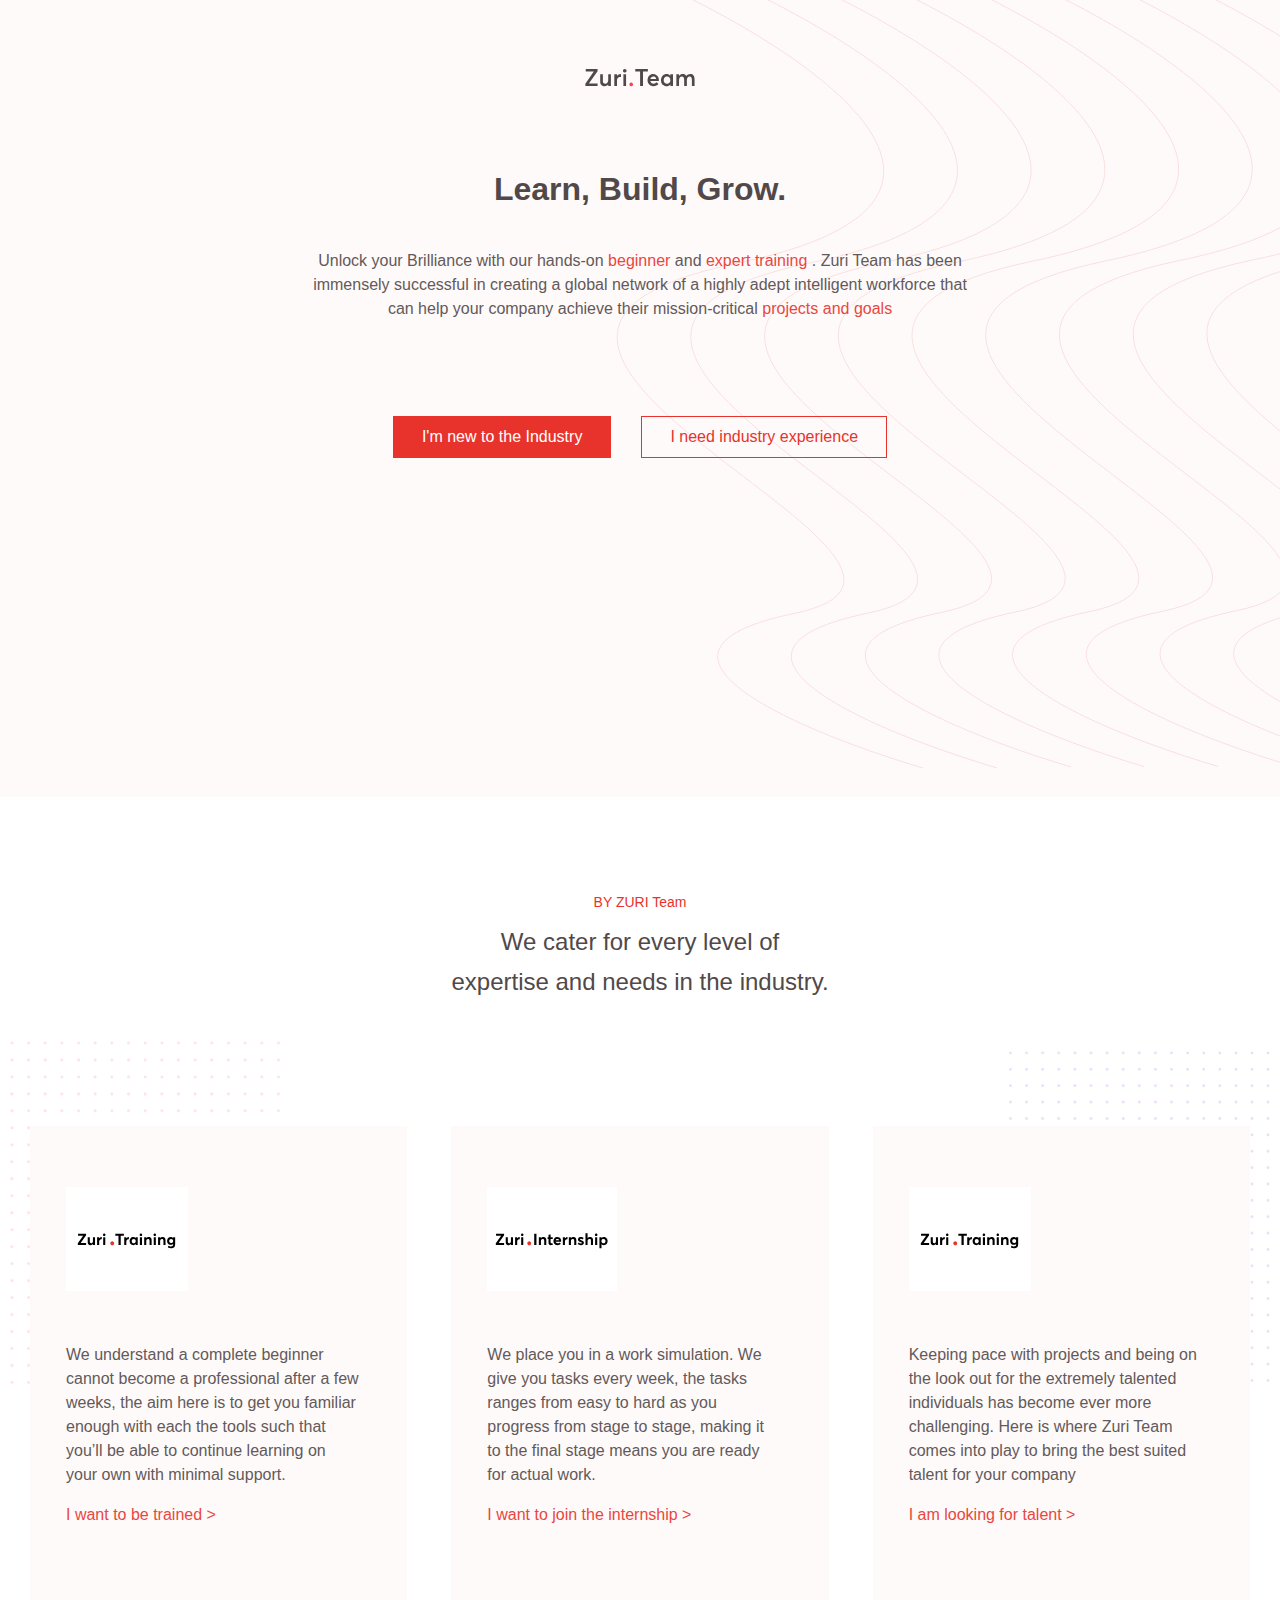
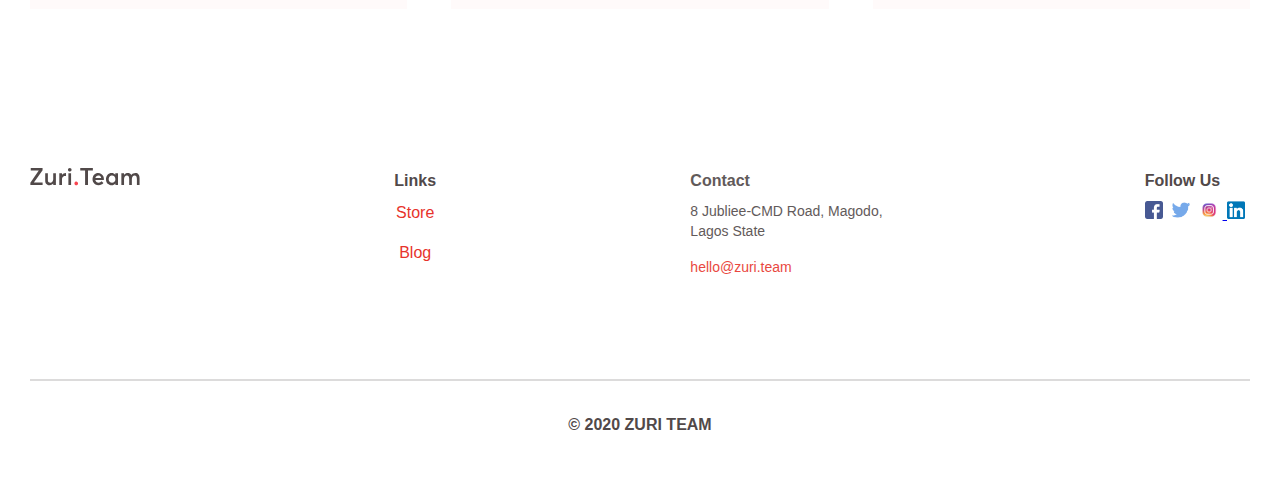
<file: index.html>
<!DOCTYPE html>
<html lang="en">

<head>
    <meta charset="UTF-8">
    <meta http-equiv="X-UA-Compatible" content="IE=edge">
    <meta name="viewport" content="width=device-width, initial-scale=1.0">
    <title>Zuri</title>
    <link rel="icon" type="image/x-icon" href="img/fav.png">
    <link rel="stylesheet" href="landing.css">
</head>

<body>

    <div class="hero">
        <div class="heroContainer">
            <img src="img/zuri-logo-full.svg" alt="zuri logo" class="zuri-logo">


            <div class="heroText">
                <h1>Learn, Build, Grow.</h1>
            </div>
            <div class="heroContent">
                <p>Unlock your Brilliance with our hands-on <a href="/zuri-training.html">beginner
                    </a> and <a href="#">expert training</a> .
                    Zuri Team has been immensely successful in creating a global network of
                    a highly adept intelligent workforce that can help your company achieve
                    their mission-critical <a href="#">projects and goals</a></p>
            </div>
            <div class="heroBtns">
                <a href="zuri-training.html" class="zuriTrainBtn">I'm new to the Industry</a>
                <a href="expert.html" class="zuriInternshipBtn">I need industry experience</a>
            </div>


        </div>
    </div>

    <div id="section1">
        <h3 class="heading">
            BY ZURI Team
        </h3>
        <p class="slogan">
            We cater for every level of
            expertise and needs in the industry.
        </p>
    </div>


    <div id="section2">
        <div class="programCardContainer">
            <img src="img/left_bvmv7q.png" alt="" class="left-dot">
            <img src="img/right_yz6hn3.png" alt="" class="right-dot">
            <div class="programCard">
                <img src="img/zuri-training-img.svg" alt="" class="zuriTraining">
                <p>We understand a
                    complete beginner cannot become
                    a professional after a few weeks,
                    the aim here is to get you familiar
                    enough with each the tools such that
                    you’ll be able to continue learning
                    on your own with minimal support.</p>
                <a href="zuri-training.html">I want to be trained ></a>
            </div>


            <div class="programCard">
                <img src="img/zuri-internship-img.svg" alt="" class="zuriIntern">
                <p>We place you in a work simulation.
                    We give you tasks every week, the
                    tasks ranges from easy to hard as
                    you progress from stage to stage,
                    making it to the final stage means
                    you are ready for actual work.</p>
                <a href="#">I want to join the internship > </a>
            </div>

            <div class="programCard">
                <img src="img/zuri-training-img.svg" alt="" class="zuriTalent">
                <p>Keeping pace with projects and being on
                    the look out for the extremely talented
                    individuals has become ever more challenging.
                    Here is where Zuri Team comes into play to bring
                    the best suited talent for your company</p>
                <a href="#">I am looking for talent ></a>
            </div>


        </div>
    </div>

    <footer>
        <div class="footerContainer">
            <div class="footerLogo">
                <img src="img/zuri-logo-full.svg" alt="">
            </div>
            <div class="links">
                <h3>Links</h3>
                <p>Store</p>
                <p>Blog</p>
              
            </div>

            <div class="address">
                    <p class="contact">Contact</p>
                    <p> 8 Jubliee-CMD Road, Magodo,
                        Lagos State</p>
    
                    <p class="mail">hello@zuri.team</p>
                </div>

            <div class="social-icons">
                <h3>Follow Us</h3>
                <a href="https://web.facebook.com/thezuriteam"><img src="img/fb.png" alt=""></a>

                <a href="https://twitter.com/theZuriTeam">
                    <img src="img/twitter.png" alt=""></a>
                </a>
                <a href="https://www.instagram.com/thezuriteam/">
                    <img src="img/IG.png" alt="">
                </a>
                <a href="#"><img src="img/in.png" alt=""></a>
            </div>
        </div>
        <div class="ruler"></div>
        <div class="copyright">
            &copy; 2020 ZURI TEAM
        </div>
    </footer>



</body>

</html>
</file>
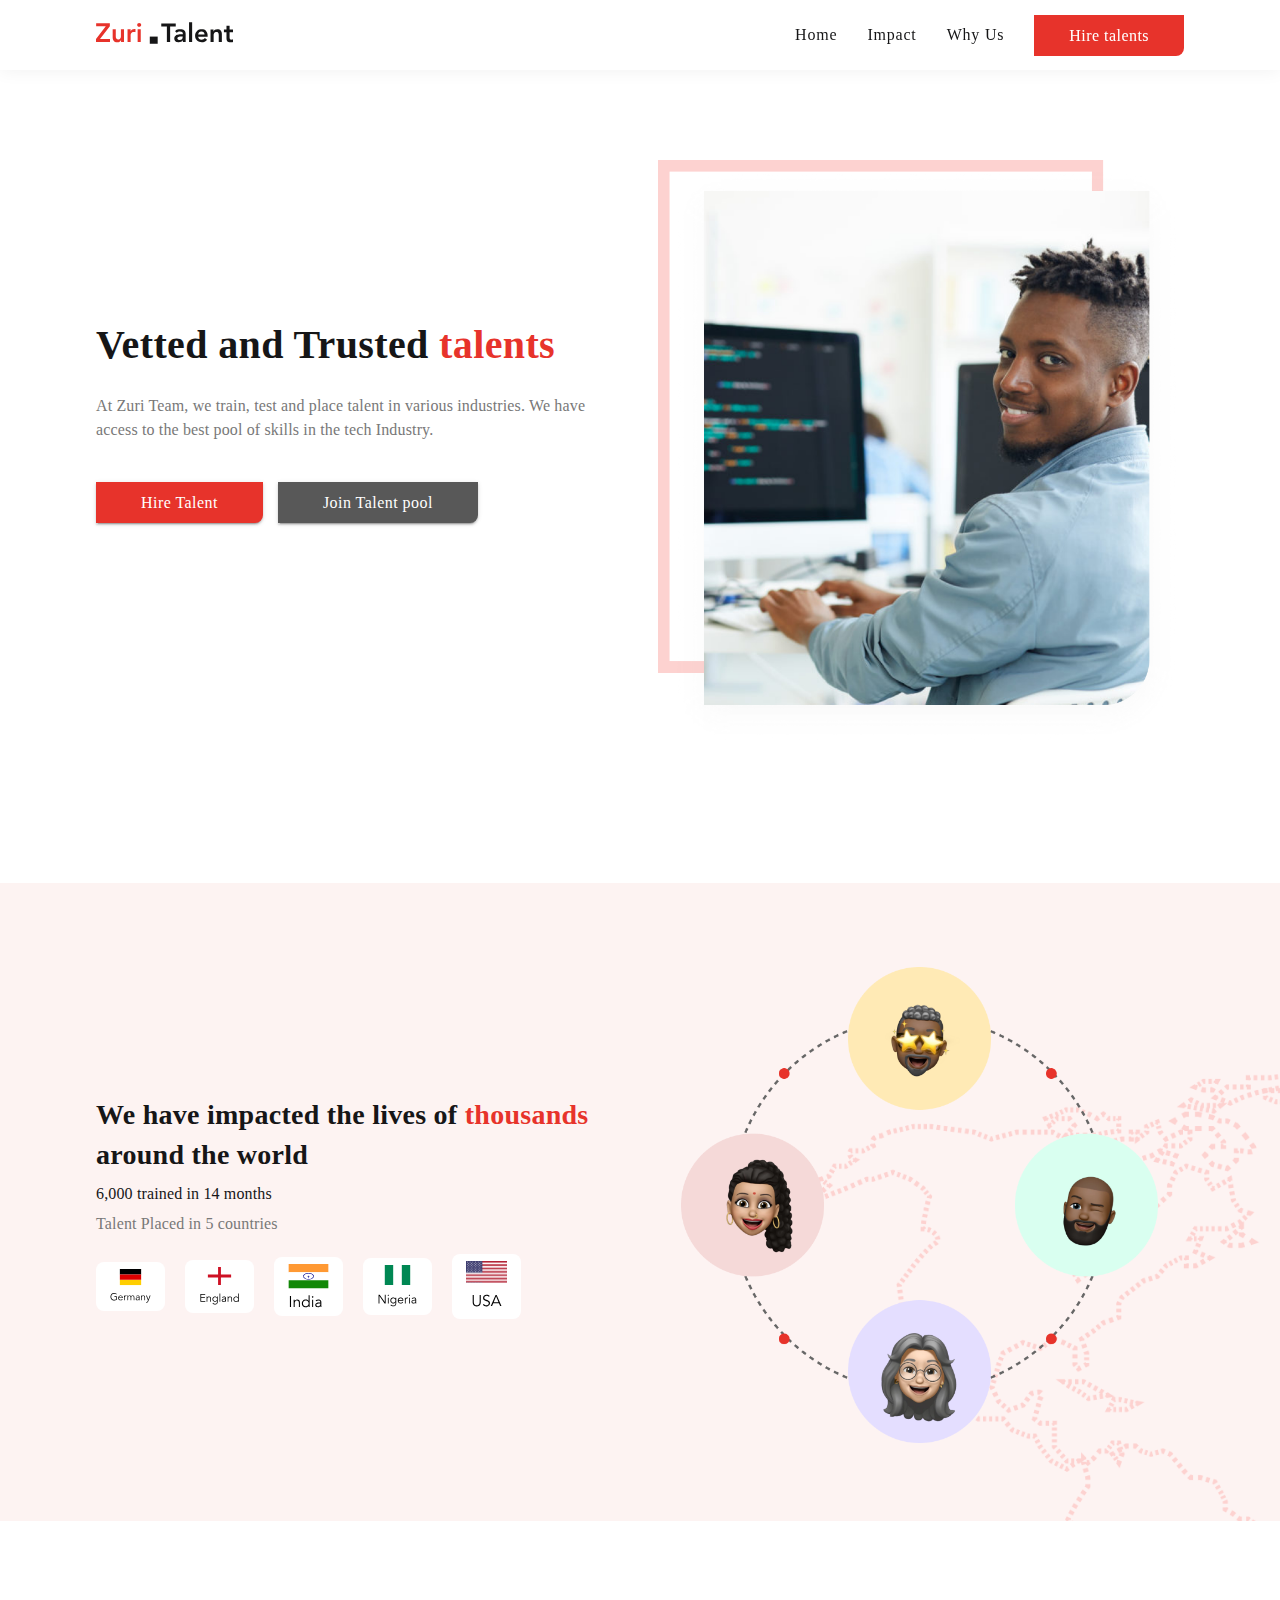
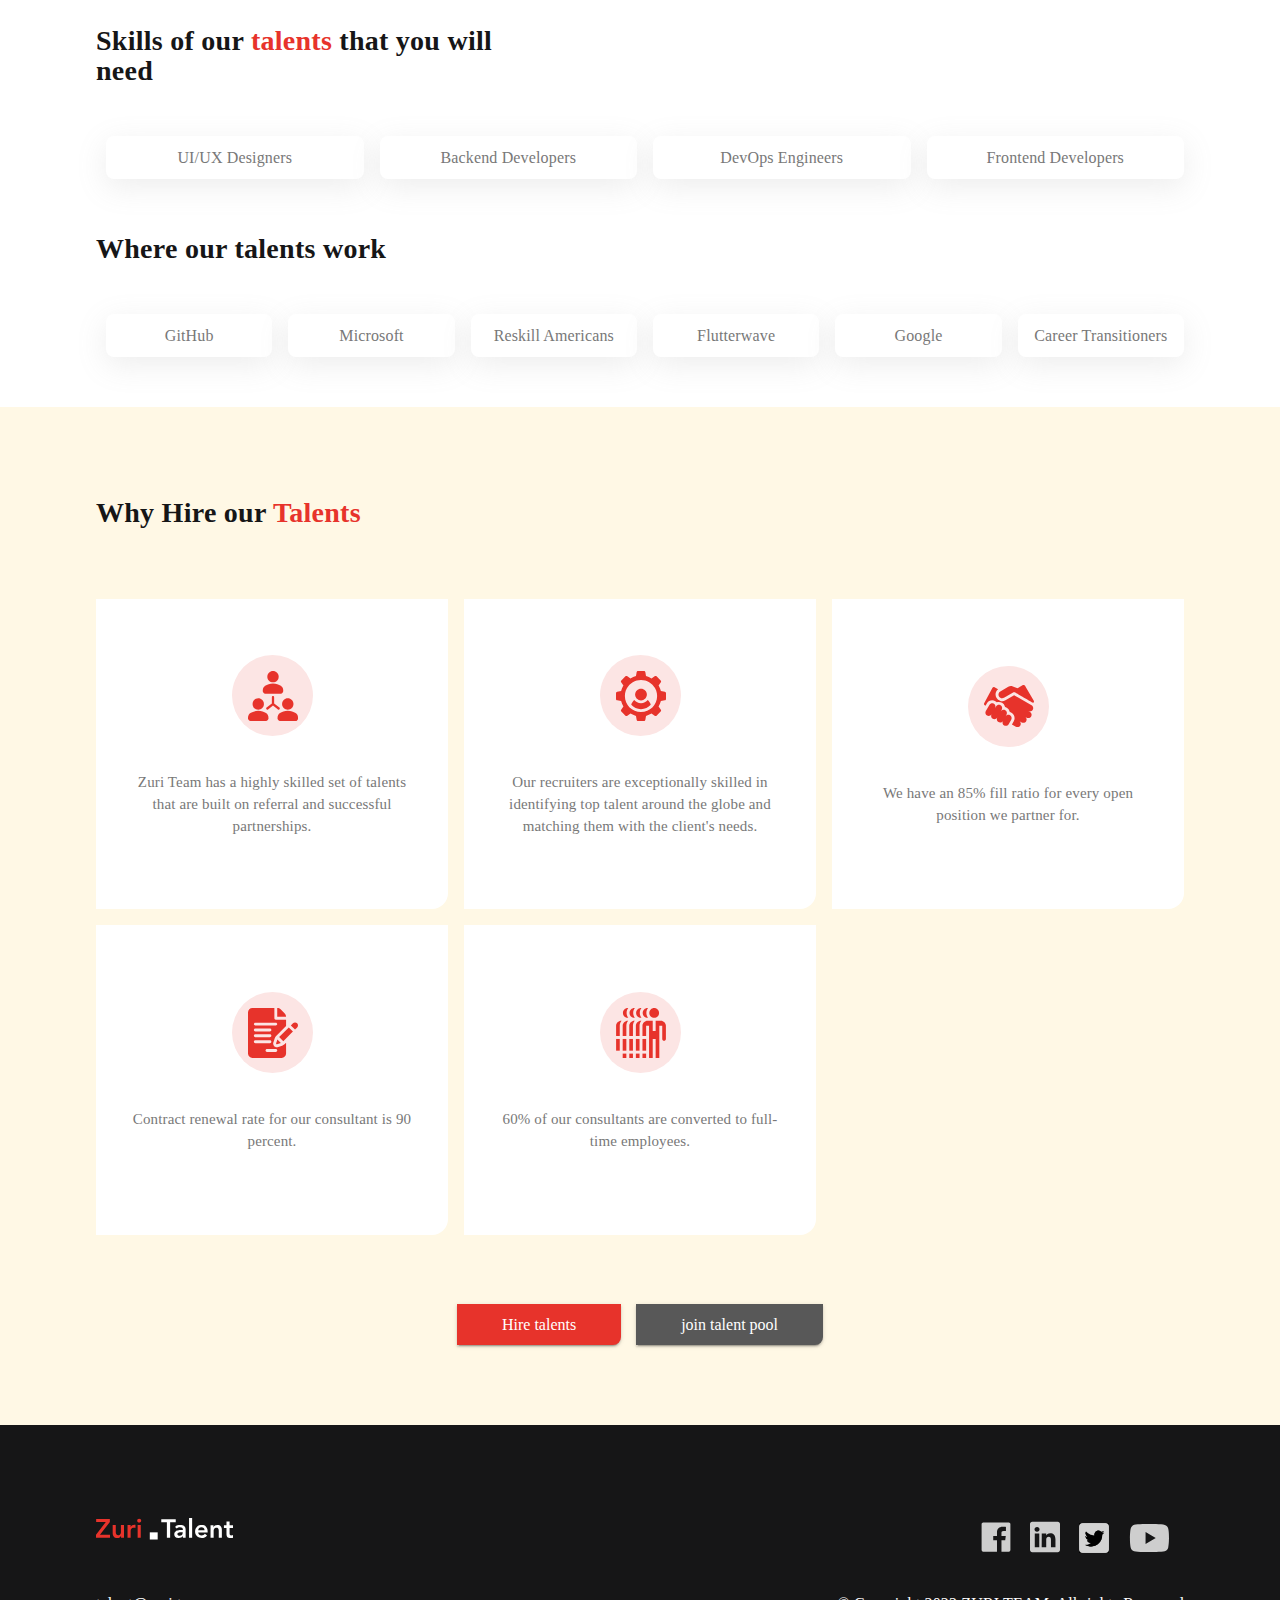
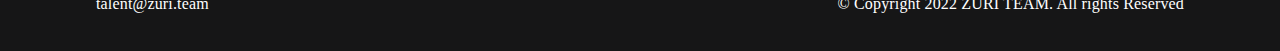
<file: expert.html>
<!DOCTYPE html>
<html lang="en">

<head>
  <meta charset="UTF-8" />
  <meta http-equiv="X-UA-Compatible" content="IE=edge" />
  <meta name="viewport" content="height=device-height, 
    width=device-width, initial-scale=1.0, 
    minimum-scale=1.0, maximum-scale=1.0, 
    user-scalable=no" />

  <title>Zuri.talent</title>
  <link rel="icon" type="image/x-icon" href="img/fav.png" />
  <link rel="stylesheet" href="talentZuri.css" />
</head>

<body>
  <header>
    <nav>
      <div class="navContainer">
        <a href="expert.html" class="zuriLogo" style="margin-right: 32px;">
          <img src="img/logo2.svg" alt="zuri logo" class="zuriLogo" />
        </a>




        <div class="navMenu">
          <div class="navMenu1">

            <a href="#home" class="navLink">Home</a>
            <a href="#impact" class="navLink">Impact</a>
            <a href="#whyUsBoxes" class="navLink">Why Us</a>
          </div>

          <div class="navMenu2">
            <ul>
              <li><a href="#" class="navHire">Hire talents</a></li>
            </ul>
          </div>


        </div>



      </div>
    </nav>
  </header>

  <section id="home" class="section1">
    <div class="homeContainer">

      <div class="homeText">
        <p class="homeTextHeading">Vetted and Trusted <span>talents</span></p>
        <!-- <img src="img/thick2.svg" alt="img" class="thick" width="100%"> -->
        <p class="homeTextContent">
          At Zuri Team, we train, test and place talent in various industries.
          We have access to the best pool of skills in the tech Industry.
        </p>
        <div class="homeButtons">
          <a href="#" class="btn1">Hire Talent</a>
          <a href="#" class="btn2">Join Talent pool</a>
        </div>
      </div>

      <div class="homeImage">
        <!-- <img src="img/line1.svg" alt="line1" class="line1"> -->
        <img src="img/section1.png" alt="img" class="image1" />


      </div>

    </div>
  </section>

  <section id="impact" class="section2">
    <div class="impactContainer">

      <div class="impactText">
        <p class="impactTextHeading">
          We have impacted the lives of
          <span>thousands</span> around the world
        </p>
        <p class="impactTextContent1">6,000 trained in 14 months</p>
        <p class="impactTextContent">Talent Placed in 5 countries</p>
      
        <div class="country">
          <div class="countryLogo"> <img src="img/GER.svg" alt="germany logo" class="germLogo" width="75%" /></div>
          <div class="countryLogo"> <img src="img/ENG.svg" alt="img" class="engLogo" width="75%" /></div>
          <div class="countryLogo"> <img src="img/ind.svg" alt="img" class="indLogo" width="75%" /></div>
          <div class="countryLogo"> <img src="img/NIG.svg" alt="img" class="nigLogo" width="75%" /></div>
          <div class="countryLogo"> <img src="img/ussa.svg" alt="img" class="usaLogo" width="75%" /></div>
        </div>
      </div>

      <div class="impactImage">
        <img src="img/section2.png" alt="img" class="image2" />
      </div>

    </div>

    <div class="skills" id="section3">
      <div class="skillsText">
        <div class="skillsTextHeading">
          <p>
            Skills of our <span>talents</span>
            that you will need
          </p>
        </div>




        <div class="skillsTracks">
          <div class="skillsBoxes">
            <p>UI/UX Designers</p>
          </div>
          <div class="skillsBoxes">
            <p>Backend Developers</p>
          </div>
          <div class="skillsBoxes">
            <p>DevOps Engineers</p>
          </div>
          <div class="skillsBoxes">
            <p>Frontend Developers</p>
          </div>
        </div>

        <div class="skillsTextHeading">
          <p>Where our talents work</p>
        </div>

        <div class="skillsTracks2">
          <div class="skillsBoxes">
            <p>GitHub</p>
          </div>
          <div class="skillsBoxes">
            <p>Microsoft</p>
          </div>
          <div class="skillsBoxes">
            <p>Reskill Americans</p>
          </div>
          <div class="skillsBoxes">
            <p>Flutterwave</p>
          </div>
          <div class="skillsBoxes">
            <p>Google</p>
          </div>
          <div class="skillsBoxes">
            <p>Career Transitioners</p>
          </div>
        </div>
      </div>
    </div>
  </section>

  <section id="whyUs" class="section4">
    <div class="whyUsContainer">
      <p class="whyUsHeading">Why Hire our <span>
          Talents
        </span> </p>

      <div class="whyUsBoxes" id="whyUsBoxes">
        <div class="box">
          <img src="img/people.svg" alt="img" class="people" />
          <p>
            Zuri Team has a highly skilled set of talents that are built on
            referral and successful partnerships.
          </p>
        </div>
        <div class="box">
          <img src="img/mech.svg" alt="img" class="mech" />
          <p>
            Our recruiters are exceptionally skilled in identifying top talent
            around the globe and matching them with the client's needs.
          </p>
        </div>
        <div class="box">
          <img src="img/hand.svg" alt="img" class="hand" />
          <p>
            We have an 85% fill ratio for every open position we partner for.
          </p>
        </div>
        <div class="box">
          <img src="img/write.svg" alt="img" class="write" />
          <p>Contract renewal rate for our consultant is 90 percent.</p>
        </div>

        <div class="box box5">
          <img src="img/many.svg" alt="img" class="many" />
          <p>60% of our consultants are converted to full-time employees.</p>
        </div>
      </div>

      <div class="whyUsButtons">
        <a href="#">Hire talents</a>
        <a href="#" class="join">join talent pool</a>
      </div>
    </div>
  </section>

  <section class="footer">
    <div class="footerContainer">

      <div class="footer1">
        <div class="footerLogo">
          <img src="img/logo.svg" alt="img" class="footerLogo" />
        </div>

        <div class="socialIcon">
          <img src="img/facebook.svg" alt="img" style="padding-right: 15px; width:45px" />
          <img src="img/linkd.svg" alt="img" style="padding-right: 15px; width:45px" />
          <img src="img/twit.png" alt="img" style="padding-right: 15px; width:45px" />
          <img src="img/youtube.svg" alt="img" style="padding-right: 15px; width:56px" />
        </div>
      </div>
      <div class="footer2">
        <a href="#">talent@zuri.team</a>
        <hr>
        <p> &copy; Copyright 2022 ZURI TEAM. All rights Reserved</p>

      </div>

    </div>
  </section>
</body>

</html>
</file>
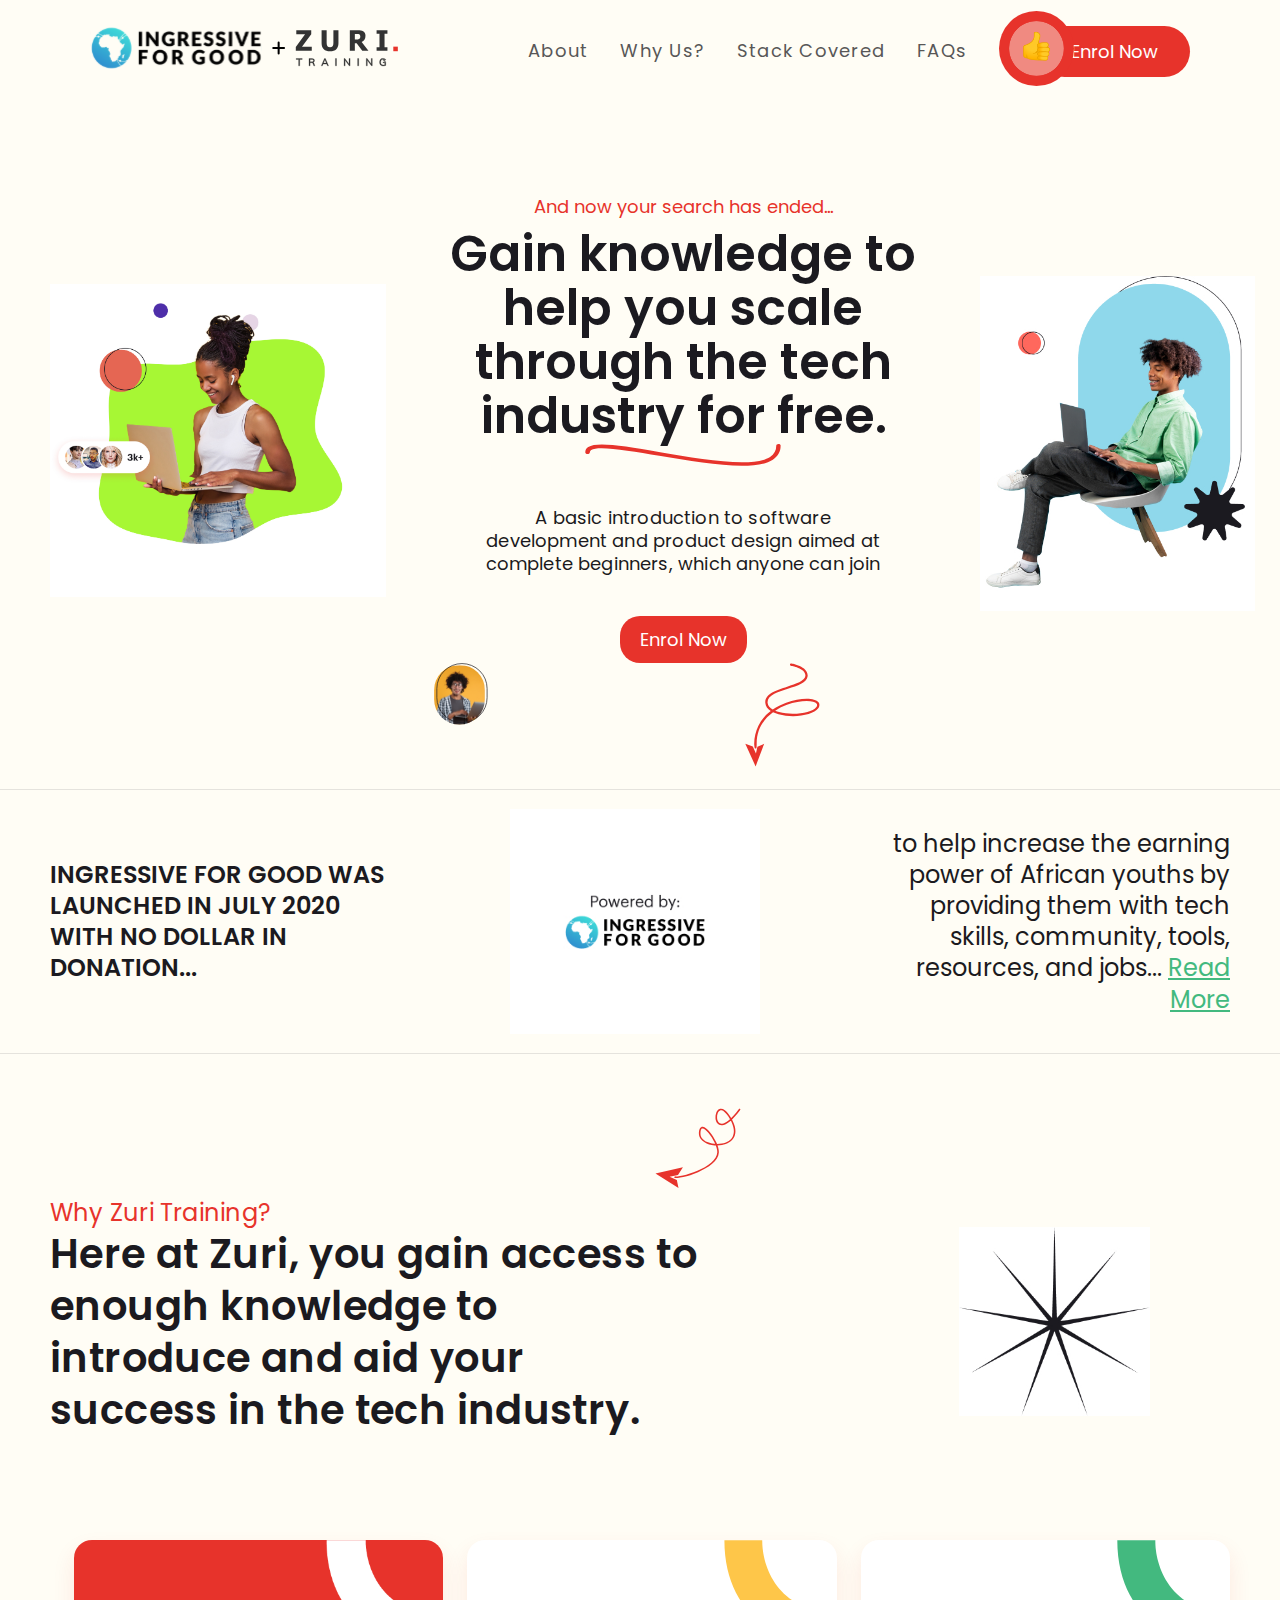
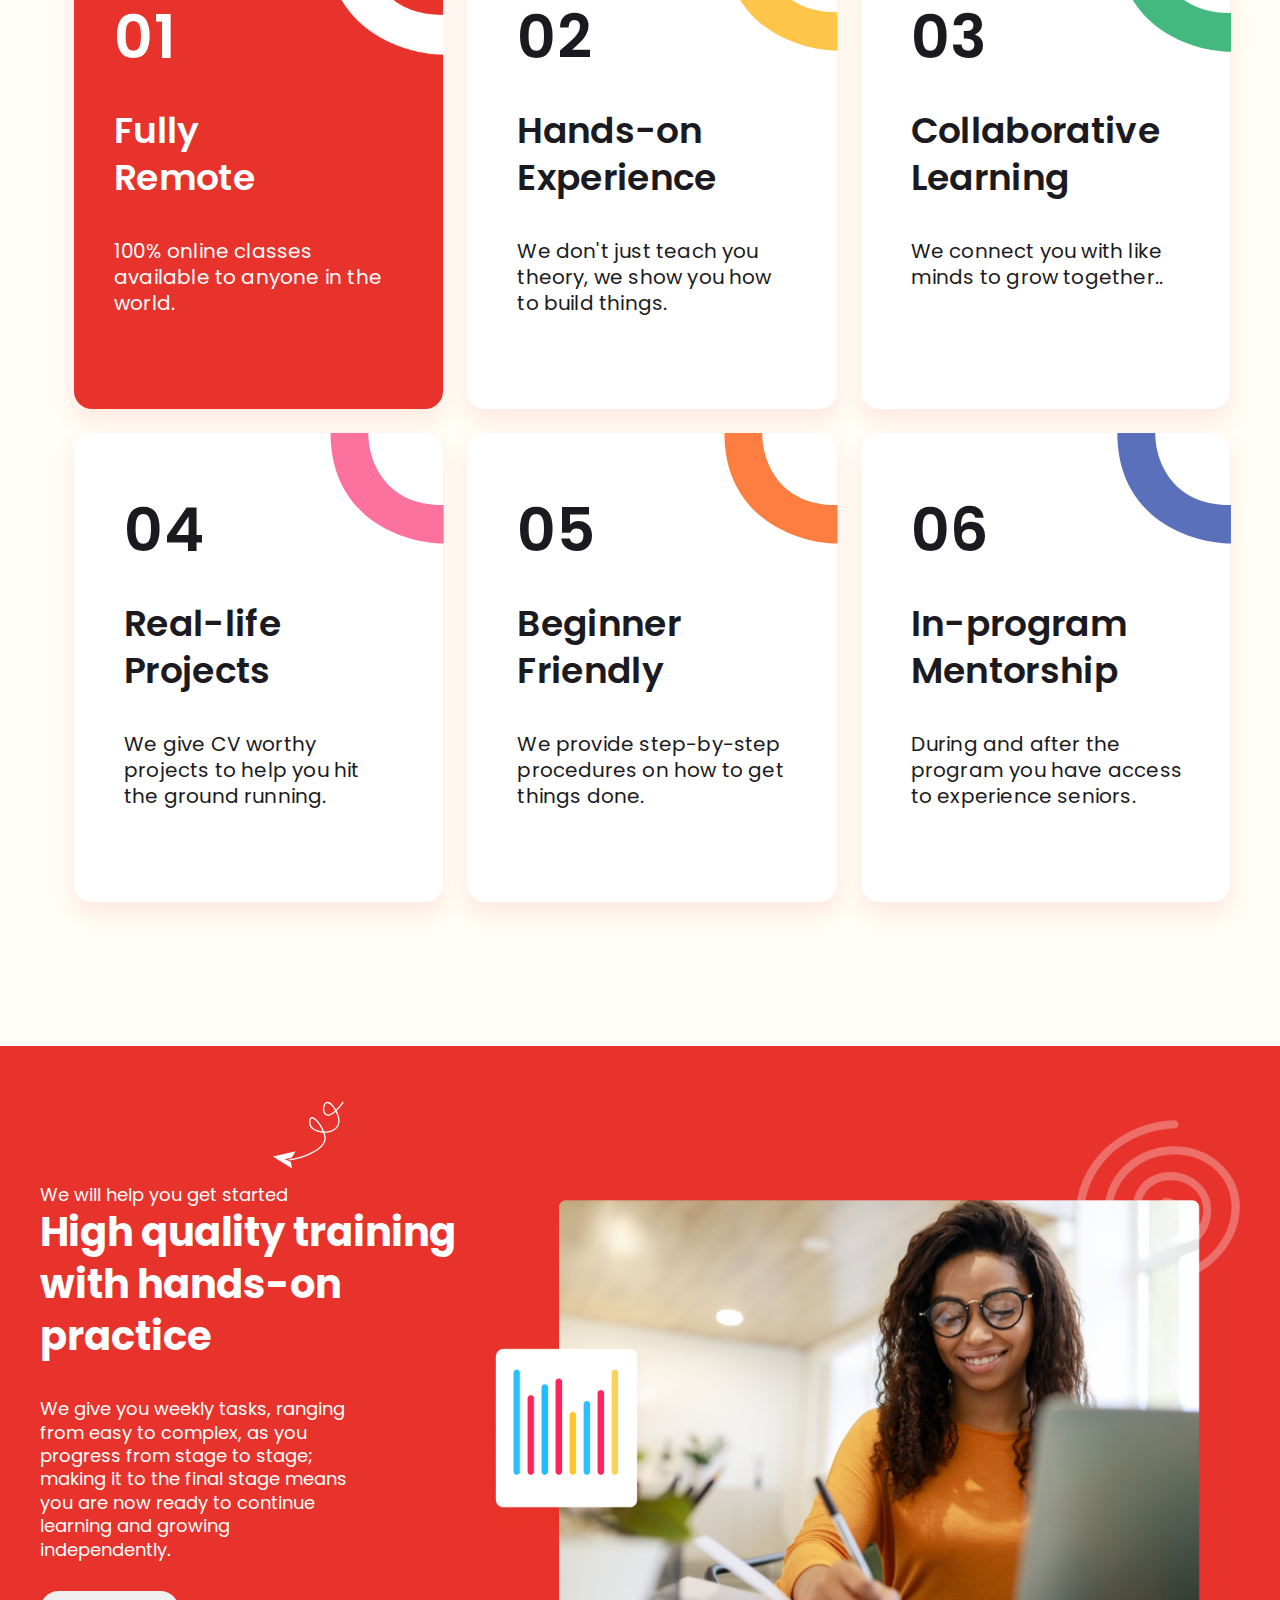
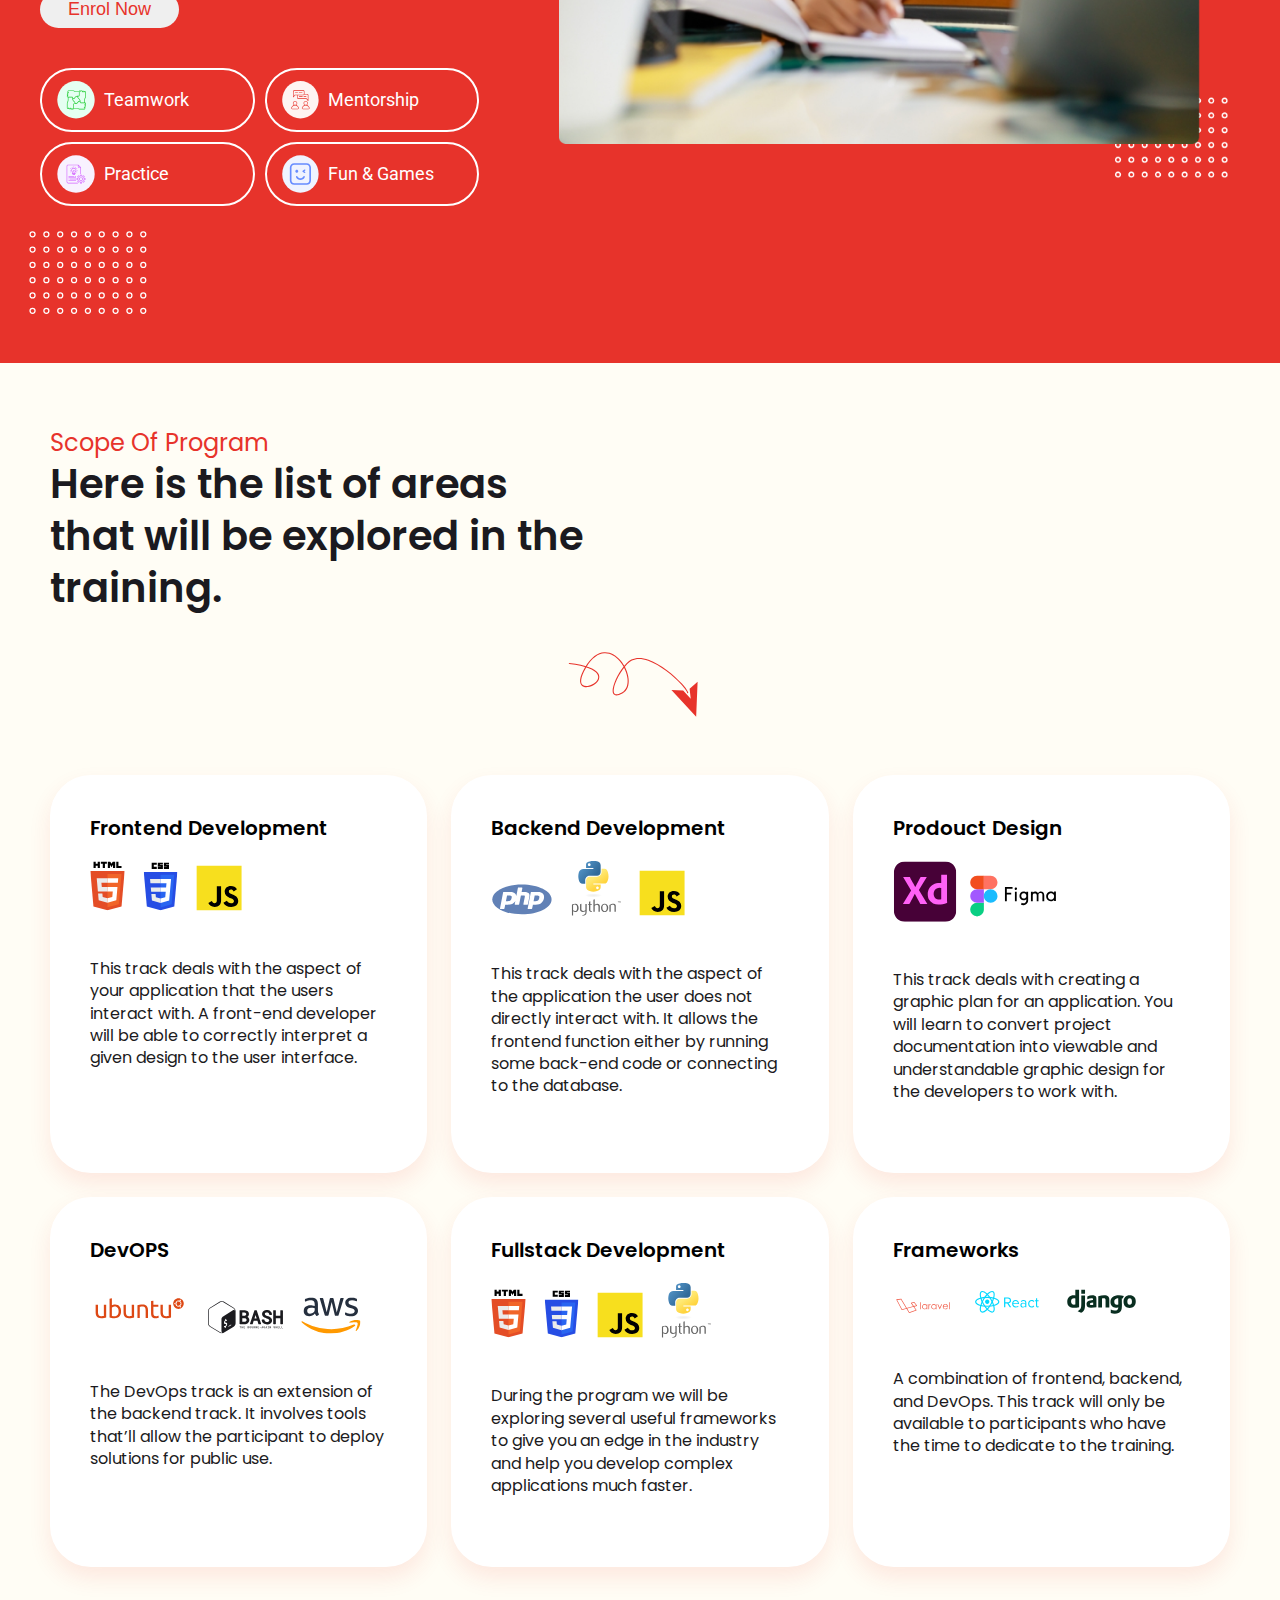
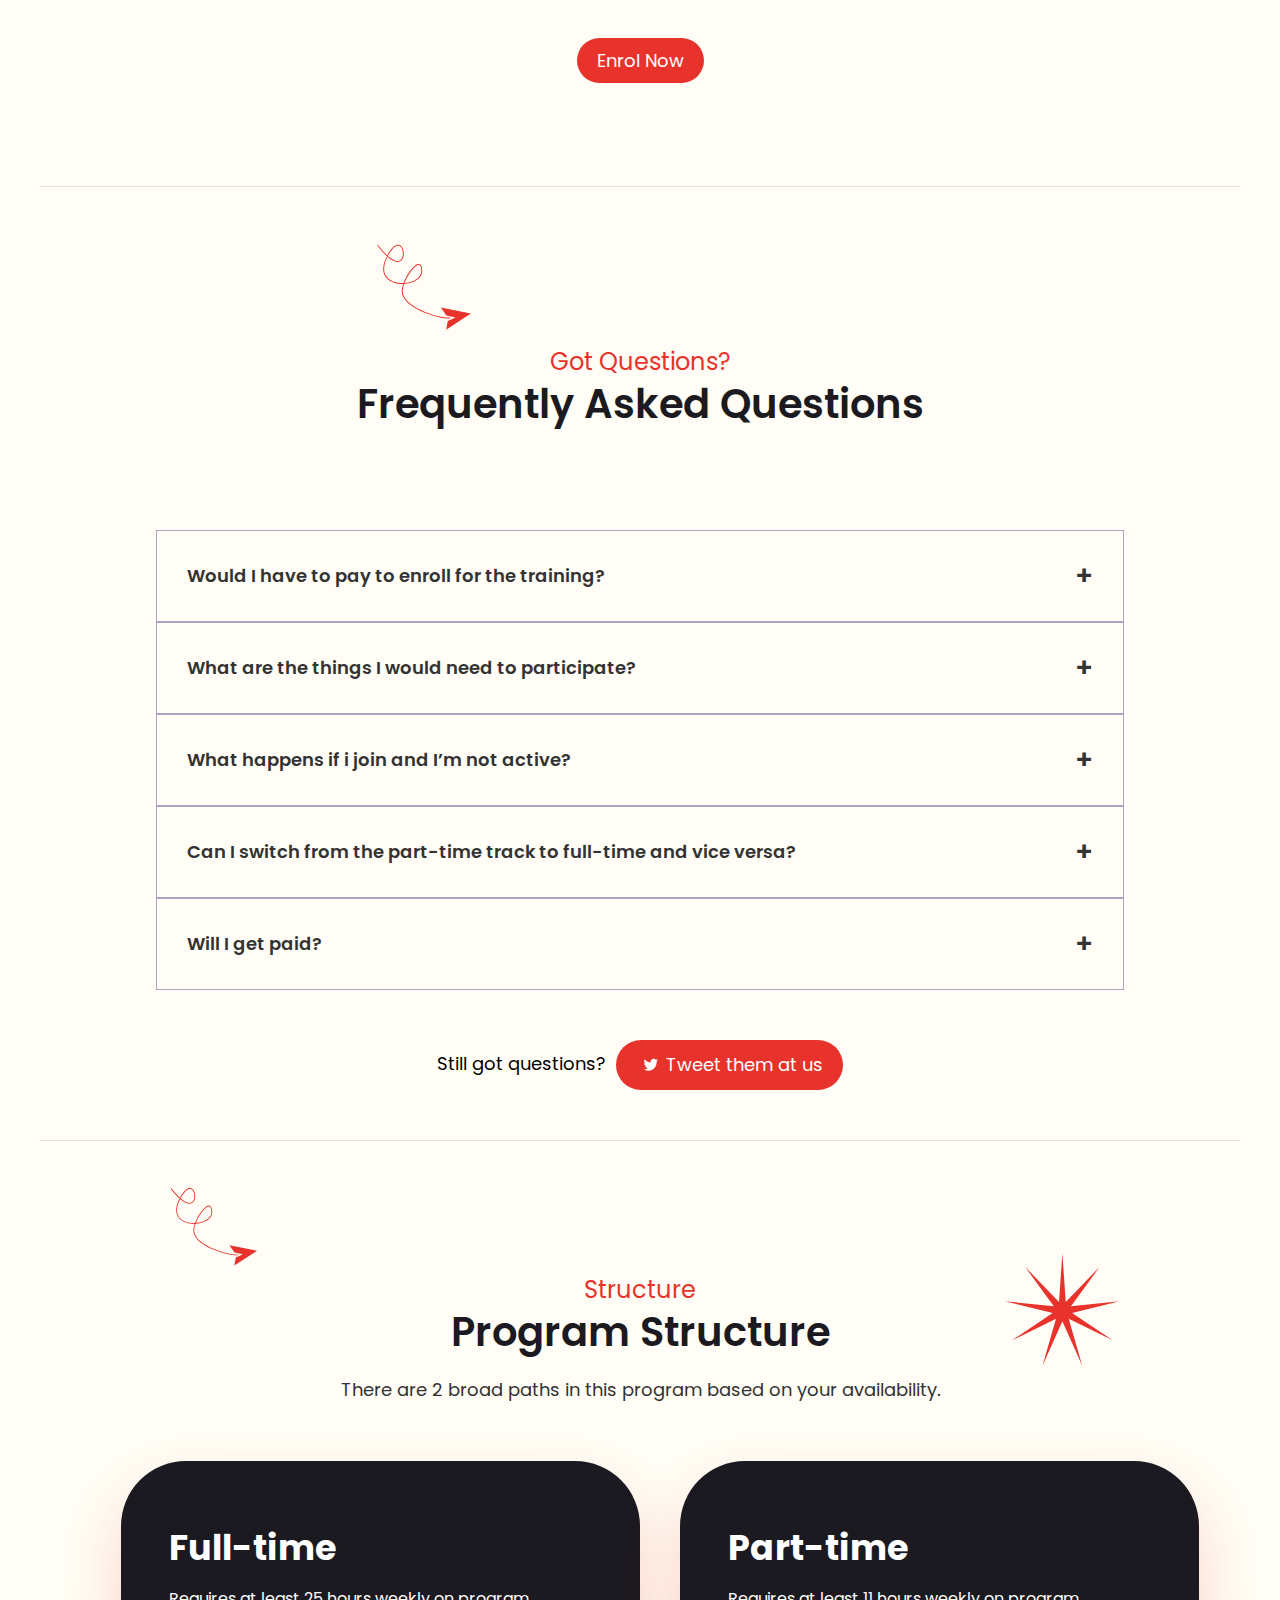
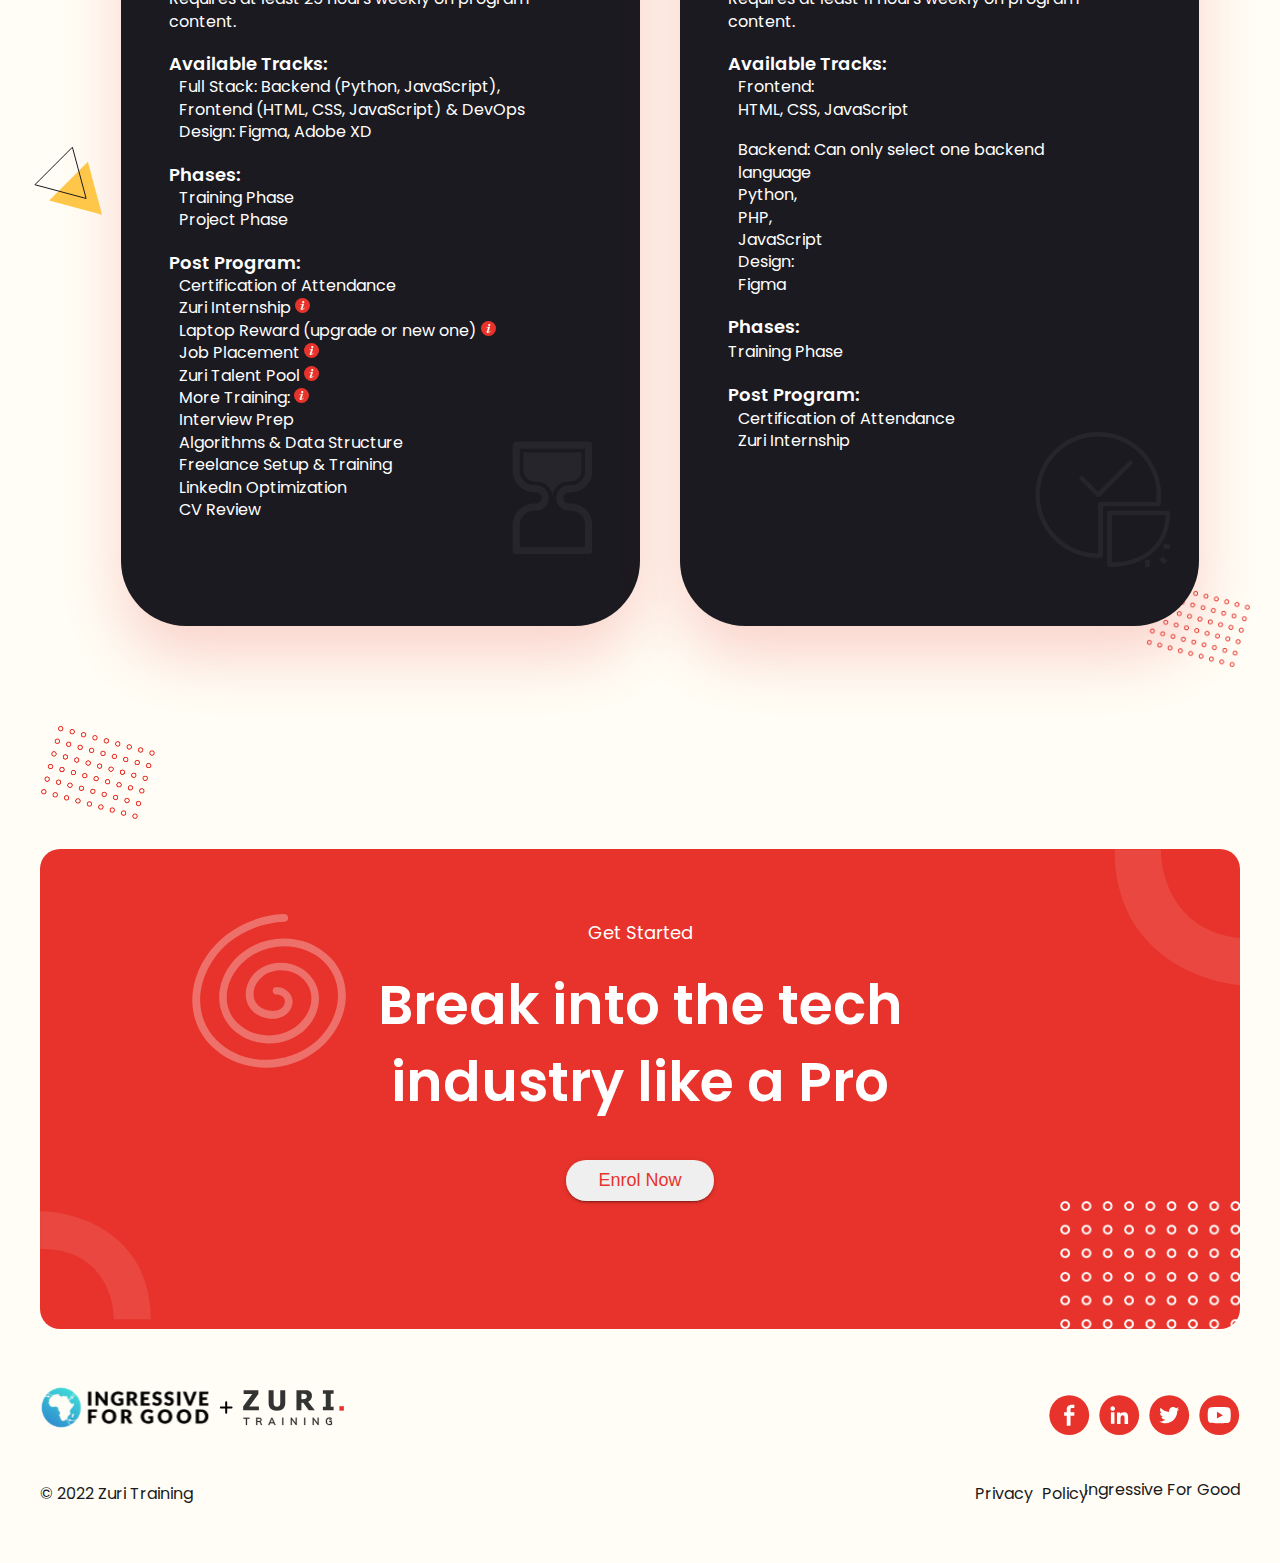
<file: zuri-training.html>
<!DOCTYPE html>
<html lang="en">

<head>
   <meta charset="UTF-8" />
   <meta http-equiv="X-UA-Compatible" content="IE=edge" />
   <meta name="viewport" content="width=device-width, initial-scale=1.0" />
   <title>training.zuri.team</title>
   <link rel="stylesheet" href="style.css" />
   <link rel="stylesheet" href="zuriFaqs.css">
   <link rel="icon"  type="image/x-icon" href="landing-page/images/fav.png">
</head>

<body>
   <header>
      <div class="header-container">
         <div class="header-logo">
            <a href="index.html"> <img src="images/logo.svg" alt="logo" class="logo" /></a>
         </div>

         <div class="rightNav">
            <nav>
               <ul>
                  <li><a href="#section2">About</a></li>
                  <li><a href="#section3">Why Us?</a></li>
                  <li><a href="#scope-heading-large">Stack Covered</a></li>
                  <li><a href="#section7">FAQs</a></li>
               </ul>
            </nav>
            <div class="rightButton">
               <a href="#"><img src="images/thumbs.png" alt="thumbs" class="thumbs" /></a>
               <a href="#" class="headerBtn"> Enrol Now</a>
            </div>
         </div>

      </div>
   </header>

   <!-- HERO STARTS HERE -->
   <div class="hero-main" id="section1">
      <div class="hero-image">
         <img src="images/lady1.jpg" alt="lady1" class="lady1" width="100%" />
      </div>

      <div class="hero-caption">
         <p class="hero-heading-small">And now your search has ended...</p>
         <p class="hero-heading-large">
            Gain knowledge to help you scale through the tech industry for
            free.
         </p>
         <img src="images/line.svg" alt="line" class="line" width="33%" />
         <p class="hero-text-small">
            A basic introduction to software development and product design
            aimed at complete beginners, which anyone can join
         </p>

         <a href="#" class="hero-btn">Enrol Now</a>
         <div class="heroBottom-images">
            <img src="images/maleface.svg" alt="male-face" class="male-face">
            <img src="images/section1wire.svg" alt="section1-wire" class="section1-wire" />
         </div>
      </div>
      <div class="hero-image2">
         <img src="images/male1.jpg" alt="male1" class="male1" />
      </div>
   </div>


  
   



   <!-- ABOUT ZURI STARTS HERE -->

   <section class="about-us" id="section2">
      <div class="about-us-intro">
         <p class="about-us-intro-large">
            INGRESSIVE FOR GOOD WAS LAUNCHED IN JULY 2020 WITH NO DOLLAR IN
            DONATION...
         </p>
         <img src="images/ingresive.jpg" alt="i4g-logo" class="i4glogo" width="170px" />
         <p class="about-us-intro-small">
            to help increase the earning power of African youths by providing
            them with tech skills, community, tools, resources, and jobs...
            <a href="https://ingressive.org/i4g-in-2021/">Read More</a>
         </p>
      </div>
   </section>

   <!-- WHY ZURI STARTS HERE-->

   <section class="why-zuri" id="section3">
      <img src="images/section3wire.svg" alt="wire" class="section3-wire" width="15%" />
      <div class="why-zuri-top">
         <div class="why-zuri-text">
            <p class="why-zuri-heading-small">
               Why Zuri Training?</p>
            <p class="why-zuri-heading-large">
               Here at Zuri, you gain access to enough knowledge to introduce and
               aid your success in the tech industry.
            </p>
         </div>
         <img src="images/Star.jpg" alt="star" class="why-zuri-star" width="191px">

      </div>

      <div class="why-zuri-boxes">
         <div class="box1">
            <img src="images/curve1.png" alt="curve" class="box-image" />
            <p class="structure-mainTitle" id="box1tag">01</p class="structure-mainTitle">
            <p class="box1-subHeading">Fully Remote</p>

            <p class="content1">
               100% online classes available to anyone in the world.
            </p>
         </div>

         <div class="box">
            <img src="images/curve.svg" alt="curve" class="box-image" />
            <p class="boxtag">02</p>
            <p class="box-subHeading">Hands-on Experience</p>

            <p class="content">
               We don't just teach you theory, we show you how to build
               things.
            </p>
         </div>

         <div class="box">
            <img src="images/curve3.svg" alt="curve" class="box-image" />
            <p class="boxtag">03</p>
            <p class="box-subHeading">Collaborative Learning</p>

            <p class="content">
               We connect you with like minds to grow together..
            </p>
         </div>

         <div class="box">
            <img src="images/curve4.svg" alt="curve" class="box-image" />
            <p class="boxtag">04</p>
            <p class="box-subHeading">Real-life Projects</p>

            <p class="content">
               We give CV worthy projects to help you hit the ground running.
            </p>
         </div>

         <div class="box">
            <img src="images/curve5.svg" alt="curve" class="box-image" />
            <p class="boxtag">05</p>
            <p class="box-subHeading">Beginner Friendly</p>

            <p class="content">
               We provide step-by-step procedures on how to get things done.
            </p>
         </div>

         <div class="box">
            <img src="images/curve6.svg" alt="curve" class="box-image" />
            <p class="boxtag">06</p>
            <p class="box-subHeading">In-program Mentorship</p>
            <p class="content">
               During and after the program you have access to experience
               seniors.
            </p>
         </div>
      </div>
   </section>

   <!-- WE HELP YOU GET STARTED SECTION STARTS HERE -->
   <section class="get-started" id="section4">
      <div class="get-started-container">
         <div class="section4-caption">
            <img src="images/section5wire.svg" alt="section4-wire" class="section4-wire" width="23%" />
            <p class="get-started-heading-small">
               We will help you get started
            </p>
            <p class="get-started-heading-large">
               High quality training with hands-on practice
            </p>
            <p class="get-started-content">
               We give you weekly tasks, ranging from easy to complex, as you
               progress from stage to stage; making it to the final stage
               means you are now ready to continue learning and growing
               independently.
            </p>
            <button class="section4-btn">Enrol Now</button>

            <div class="subButtons">
               <div class="teamwork">
                  <img src="images/hand.svg" alt="hand" class="hand" width="25%" />
                  <p class="teamwork-text">Teamwork</p>
               </div>
   
               <div class="mentorship">
                  <img src="images/mentor.svg" alt="mentor" class="mentor" width="25%" />
                  <p class="mentor-text">Mentorship</p>
               </div>
   
               <div class="practice">
                  <img src="images/practice.svg" alt="practice" class="practice-image" width="25%" />
                  <p class="practice-text">Practice</p>
               </div>
   
               <div class="games">
                  <img src="images/games.svg" alt="games" class="games-image" width="25%" />
                  <p class="games-text">Fun & Games</p>
               </div>
            </div>
         </div>

        

         <div class="section4-image">
            <img src="images/section5-image.png" alt="image" class="sec4-image" width="100%" />
         </div>
      </div>
      <img src="images/dotsection5.svg" alt="image" class="section4-dot" width="10%" />
   </section>

   <!-- SCOPE OF PROGRAM STARTS HERE -->
   <section class="scope" id="section5">
      <p class="scope-heading-small">Scope Of Program</p>
      <p id="scope-heading-large">
         Here is the list of areas that will be explored in the training.
      </p>

      <div class="main-scope">
         <img src="images/section6.svg" alt="wire-image" class="section5-wire" width="43%" />

         <div class="tracks">
            <div id="frontend-track" class="section5-boxes">
               <div class="frontend">
                  <p class="track-heading">Frontend Development</p>

                  <div class="frontend-logo">
                     <img src="images/html.svg" alt="html-logo" class="html-logo" width="49px" />
                     <img src="images/css-3 logo.svg" alt="css3-logo" class="css-logo" width="49px" />
                     <img src="images/javascript logo.svg" alt="js-logo" class="javascript-logo" width="60px" />
                  </div>

                  <p class="track-content">
                     This track deals with the aspect of your application that
                     the users interact with. A front-end developer will be able
                     to correctly interpret a given design to the user
                     interface.
                  </p>
               </div>
            </div>

            <div id="backend-track" class="section5-boxes">
               <div class="backend">
                  <p class="track-heading">Backend Development</p>

                  <div class="backend-logo">
                     <img src="images/php2 logo.svg" alt="php-logo" class="php-logo" width="76px" />
                     <img src="images/python-4 logo.svg" alt="python logo" class="python-logo" width="64px" />
                     <img src="images/javascript logo.svg" alt="js-logo" class="javascript-logo" width="60px" />
                  </div>

                  <p class="track-content">
                     This track deals with the aspect of the application the
                     user does not directly interact with. It allows the
                     frontend function either by running some back-end code or
                     connecting to the database.
                  </p>
               </div>
            </div>

            <div id="productDesign-track" class="section5-boxes">
               <div class="productDesign">
                  <p class="track-heading">Prodouct Design</p>

                  <div class="productDesign-logo">
                     <img src="images/adobe-xd logo.svg" alt="xd-logo" class="xd-logo" width="64px" />
                     <img src="images/Figma logo.svg" alt="figma logo" class="figma-logo" width="104px" />
                  </div>

                  <p class="track-content">
                     This track deals with creating a graphic plan for an
                     application. You will learn to convert project
                     documentation into viewable and understandable graphic
                     design for the developers to work with.
                  </p>
               </div>
            </div>

            <div id="devOps-track" class="section5-boxes">
               <div class="devOps">
                  <p class="track-heading">DevOPS</p>

                  <div class="devOps-logo">
                     <img src="images/Ubuntu logo.svg" alt="ubuntu logo" class="ubuntu-logo" width="114px" />
                     <img src="images/Bash logo.svg" alt="bash logo" class="bash-logo" width="89px" />
                     <img src="images/aws logo.svg" alt="aws logo" class="aws-logo" width="74px" />
                  </div>

                  <p class="track-content">
                     The DevOps track is an extension of the backend track. It
                     involves tools that’ll allow the participant to deploy
                     solutions for public use.
                  </p>
               </div>
            </div>

            <div id="fullstack-track" class="section5-boxes">
               <div class="Fullstack">
                  <p class="track-heading">Fullstack Development</p>

                  <div class="fullstack-logo">
                     <img src="images/html.svg" alt="html-logo" class="html-logo" width="49px" />
                     <img src="images/css-3 logo.svg" alt="css3-logo" class="css-logo" width="49px" />
                     <img src="images/javascript logo.svg" alt="js-logo" class="javascript-logo" width="60px" />
                     <img src="images/python-4 logo.svg" alt="python-logo" class="python-logo" width="64px" />
                  </div>

                  <p class="track-content">
                     During the program we will be exploring several useful
                     frameworks to give you an edge in the industry and help you
                     develop complex applications much faster.
                  </p>
               </div>
            </div>

            <div id="frameworks-track" class="section5-boxes">
               <div class="frameworks">
                  <p class="track-heading">Frameworks</p>

                  <div class="frameworks-logo">
                     <img src="images/Laravel logo.svg" alt="laravel-logo" class="laravel-logo" width="74px" />
                     <img src="images/React logo.svg" alt="react-logo" class="react-logo" width="89px" />
                     <img src="images/Django logo.svg" alt="django-logo" class="django-logo" width="89px" />
                  </div>

                  <p class="track-content">
                     A combination of frontend, backend, and DevOps. This track
                     will only be available to participants who have the time to
                     dedicate to the training.
                  </p>
               </div>
            </div>
         </div>

         <div>
            <a href="#" class="section5-btn">Enrol Now</a>
         </div>
      </div>
   </section>

   <!-- FAQs STARTS HERE -->

   <section class="FAQs" id="section7">
      <div class="FAQs-container">
         <div class="FAQs-headings">
            <img src="images/section7wire.svg" alt="wire image" class="section7wire" width="23%" />
            <p class="faqs-details-small">Got Questions?</p>
            <p class="faqs-details-large">Frequently Asked Questions</p>
         </div>

         <div class="accordion">
            <div class="contentBox">
               <div class="top-box-heading">
                  Would I have to pay to enroll for the training?
                  <p class="content">
                     No, the program is completely free thanks to Ingressive
                     For Good
                  </p>
               </div>
            </div>

            <div class="contentBox">
               <div class="top-box-heading">
                  What are the things I would need to participate?
                  <p class="content">
                     You'll need a laptop, internet connection and the
                     willingness to learn through collaboration and
                     mentorship.
                  </p>
               </div>
            </div>

            <div class="contentBox">
               <div class="top-box-heading">
                  What happens if i join and I’m not active?
                  <p class="content">
                     Participants who join the program and stop engaging will
                     be given the chance to catch up. You'll also be assigned
                     a 'study-mate' and mentor to help you. However, there is
                     the possibility of not being promoted to the next stage
                     if you remain inactive for too long
                  </p>
               </div>
            </div>

            <div class="contentBox">
               <div class="top-box-heading">
                  Can I switch from the part-time track to full-time and vice
                  versa?

                  <p class="content">
                     Unfortunately, no, you cannot switch from part-time to
                     full-time and vice-versa
                  </p>
               </div>
            </div>

            <div class="contentBox">
               <div class="top-box-heading">
                  Will I get paid?
                  <p class="content">
                     We reward some participants who complete tasks early,
                     however, this is not a weekly reward. All the work that
                     will be done during the program are hypothetical.
                  </p>
               </div>
            </div>
         </div>

         <div class="still-got-question">
            <p>Still got questions?</p>
            <a href="#" class="tweet-btn">
               <img src="images/twitter.svg" alt="" class="twitter" width="30px" /> Tweet them at us</a>
         </div>
      </div>
   </section>

   <!-- PROGRAM STRUCTURE STARTS HERE -->

   <section class="structure" id="section8">
      <div class="top-images">
         <img src="images/section7wire.svg" alt="wire" class="section8-wire" />
         <img src="images/Star1.svg" alt="star" class="redStar" width="12%" />
      </div>

      <div class="structureMain">
         <div class="section8-heading">
            <p class="section8-heading-small">Structure</p>
            <p class="section8-heading-large">Program Structure</p>
            <p class="section8-sub-heading">
               There are 2 broad paths in this program based on your availability.
            </p>
         </div>

         <div class="progStructure">
            <div class="fulltime">
               <div class="structure-title">
                  <p class="structure-mainTitle">Full-time</p>
                  <p class="structure-heading-small">Requires at least 25 hours weekly on program content.</p>
               </div>
               <div class="available-program">
                  <p class="program-heading">Available Tracks:</p>

                  <p class="program-content">
                     Full Stack: Backend (Python, JavaScript), Frontend (HTML, CSS,
                     JavaScript) & DevOps
                  </p>
                  <p class="program-content">Design: Figma, Adobe XD</p>
               </div>

               <div class="phases">
                  <p class="program-heading">Phases:</p>

                  <p class="program-content">Training Phase</p>
                  <p class="program-content">Project Phase</p>
               </div>

               <div class="post-program">
                  <p class="program-heading">Post Program:</p>

                  <p class="program-content">Certification of Attendance</p>

                  <p class="program-content">
                     Zuri Internship
                     <img src="images/clarity.svg" alt="clarity" width="15px" />
                  </p>

                  <p class="program-content">
                     Laptop Reward (upgrade or new one)
                     <img src="images/clarity.svg" alt="clarity" width="15px" />
                  </p>

                  <p class="program-content">
                     Job Placement
                     <img src="images/clarity.svg" alt="clarity" width="15px" />
                  </p>

                  <p class="program-content">
                     Zuri Talent Pool
                     <img src="images/clarity.svg" alt="clarity" width="15px" />
                  </p>

                  <p class="program-content">
                     More Training:
                     <img src="images/clarity.svg" alt="clarity" width="15px" />
                  </p>

                  <p class="program-content">Interview Prep</p>

                  <p class="program-content">Algorithms & Data Structure</p>

                  <p class="program-content">Freelance Setup & Training</p>

                  <p class="program-content">LinkedIn Optimization</p>

                  <p class="program-content">CV Review</p>

                  <img src="images/hour.png" alt="hour" class="hour" width="23%" />
               </div>
            </div>

            <div class="part-time">
               <div class="structure-title">
                  <p class="structure-mainTitle">Part-time</p>
                  <p class="structure-heading-small">Requires at least 11 hours weekly on program content.</p>
               </div>
               <div class="available-program">
                  <p class="program-heading">Available Tracks:</p>

                  <p class="program-content" id="frontEnd">
                     Frontend: <br />
                     HTML, CSS, JavaScript
                  </p>
                  <p class="program-content" id="backEnd">
                     Backend: Can only select one backend language <br />
                     Python, <br />PHP,<br />JavaScript
                  </p>

                  <p class="program-content">
                     Design: <br />
                     Figma
                  </p>
               </div>

               <div class="phases">
                  <p class="program-heading">Phases:</p>
                  <p>Training Phase</p>
               </div>

               <div class="post-program">
                  <p class="program-heading">Post Program:</p>
                  <p class="program-content">Certification of Attendance</p>
                  <p class="program-content">Zuri Internship</p>
               </div>
               <img src="images/time.png" alt="time" class="time" />

            </div>
         </div>

      </div>
      <img src="images/move.svg" alt="" class="move">
      <img src="images/circle.png" alt="circle" class="circle" />
   </section>

   <!-- GET STARTED SECTION STARTS HERE -->

   <section class="section9">
      <img src="images/circle.png" alt="circle" class="circle1" width="115px" />

      <div class="section9-main">
         <img src="images/bend1.svg" alt="bend" class="bend1" width="140px" />
         <img src="images/round.svg" alt="round" class="round" width="153px" />

         <div class="section9-heading">
            <p class="section9-heading-small">Get Started</p>
            <p class="section9-heading-large">
               Break into the tech industry like a Pro
            </p>
            <button class="section9-btn">Enrol Now</button>
         </div>

         <div class="bottom">
            <img src="images/curve2.svg" alt="curve" class="bend" width="111px" />

            <img src="images/mains (1).png" alt="mains" class="section9-mains" width="137px" />
         </div>
      </div>
   </section>

   <!-- FOOTER STARTS HERE -->
   <footer>

      <div class="footerImages">
         <a href=""> <img src="images/logo.svg" alt="logo" class="footer-logo"></a>
         <div class="social-icons">
            <a href=""> <img src="images/facebook.svg" alt="facebook" class="facebook"></a>
            <a href=""> <img src="images/linkd.svg" alt="LinkedIn" class="likdn"></a>
            <a href=""> <img src="images/twitter.svg" alt="twitter" class="twitter"></a>
            <a href=""> <img src="images/youtube.svg" alt="youtube" class="youtube"></a>
         </div>
      </div>

      <div class="footerText"> <a href="#" class="i4g">
            Ingressive For Good</a>

         <div class="footer-right">
            <a href="#" class="privacy">Privacy <span>Policy</span> </a>
            <a href="#" class="copy">&copy; 2022 Zuri Training</a>
         </div>
      </div>





      <div class="footerText"></div>
   </footer>

   <script>
      const accordion = document.getElementsByClassName("contentBox");
      for (i = 0; i < accordion.length; i++) {
         accordion[i].addEventListener("click", function () {
            this.classList.toggle("active");
         });
      }
   </script>
</body>

</html>
</file>
<file: landing.css>
@import url("http://fonts.cdnfonts.com/css/averta-blackitalic");
* {
  margin: 0;
  padding: 0;
  box-sizing: border-box;
}

body {
  font-family: "Averta-Regular", sans-serif;
}

.hero {
  height: 800px;
  background-image: url(images/hero-bg.svg);
  background-size: cover;
  background-repeat: no-repeat;
  background-position: center;
}

.heroContainer {
  padding: 30px;
  display: flex;
  flex-direction: column;
  justify-content: center;
  align-items: center;
  padding-top: 30px;
  text-align: center;
}
.zuri-logo {
  padding-top: 75px;
  padding-bottom: 75px;
}

.heroText h1 {
  font-size: 28px;
  color: #514949;
  font-weight: 600;
  margin-bottom: 36px;
  margin-top: 30px;
}
.heroContent p {
  font-size: 16px;
  line-height: 24px;
  color: #514949;
  opacity: 0.9;
  margin-bottom: 1rem;
  font-weight: 400;
}
.heroContent p a {
  color: #e7332b;
  text-decoration: none;
  cursor: pointer;
}

.heroBtns {
  display: flex;
  flex-direction: column;
  gap: 30px;
  margin: auto;
  justify-content: center;
  cursor: pointer;
  margin-top: 92px;
  margin-bottom: 50px;
}

.zuriTrainBtn,
.zuriInternshipBtn:hover {
  padding: 11px 28px;
  background-color: #e7332b;
  border: 1px solid #e7332b;
  color: #fff;
  border-radius: 0;
  text-decoration: none;
}

.zuriInternshipBtn,
.zuriTrainBtn:hover {
  padding: 11px 28px;
  background-color: transparent;
  border: 1px solid #e7332b;
  color: #e7332b;
  border-radius: 0;
  text-decoration: none;
  transition: all 0.5s ease;
}

.heading {
  margin-top: 60px;
  font-size: 14px;
  line-height: 24px;
  color: #e7332b;
  font-weight: 500;
  text-align: center;
}
#section1 {
  display: flex;
  flex-direction: column;
  justify-items: center;
  text-align: center;
  align-items: center;
  padding: 30px;
}

.slogan {
  text-align: center;
  font-size: 24px;
  line-height: 40px;
  text-align: center;
  color: #514949;
  margin-top: 8px;
  margin-bottom: 64px;
}

/* SECTION 2 STARTS HERE */
/* ZURI TRAINING, INTERNSHIP AND TALENT */

#section2 {
  padding: 30px;
}

.left-dot,
.right-dot {
  display: none;
}

.programCardContainer {
  display: grid;
  gap: 44px;
}

.programCard {
  padding: 61px 47px 82px 36px;
  background-color: #fffafa;
  width: 100%;
  text-align: left;
}

.programCard img {
  margin-bottom: 48px;
}

.programCard p {
  font-size: 16px;
  line-height: 24px;
  color: #514949;
  opacity: 0.9;
  margin-top: 0;
  margin-bottom: 1em;
  text-align: left;
}

.programCard a {
  font-size: 16px;
  line-height: 24px;
  color: #e7332b;
  opacity: 0.9;
  text-decoration: none;
  font-weight: 500;
  text-align: left;
}

/* FOOTER */

.footerContainer {
  display: grid;
  margin-top: 5em;
  text-align: center;
  margin-bottom: 56px;
  padding: 30px;
}

.footerLogo img {
  width: 150px;
  margin-bottom: 15px;
}
.links, .address{
  display: flex;
  flex-direction: column;
  justify-content: center;
  align-items: center;
}

.links h3, .address .contact{
  font-size: 24px;
  margin-top: 20px;
  font-weight: bold;
  line-height: 24px;
  color: #514949;
  margin-bottom: 0.5rem;
}

.links p {
  margin-bottom: 1rem;
  color: #e7332b;
  cursor: pointer;
  font-size: 1rem;
  font-weight: 500;
  line-height: 1.5;
}


.address p {
  font-size: 14px;
  line-height: 20px;
  color: #514949;
  opacity: 0.9;
  margin-bottom: 1rem;
width: 200px;
font-weight: 400;


}
.address .mail {
  color: #e7332b;
}

.social-icons h3 {
  font-size: 24px;
  margin-top: 20px;
  font-weight: bold;
  line-height: 24px;
  color: #514949;
  margin-bottom: 0.5rem;
}

.social-icons a img {
  width: 18px;
  margin-right: 5px;
}

.ruler {
  opacity: 0.2;
  border: 0.7px solid #514949;
  margin: 30px;
}

.copyright {
  font-size: 16px;
  line-height: 24px;
  font-weight: bold;
  margin-top: 32px;
  color: #514949;
  padding-bottom: 57px;
  text-align: center;
}

@media screen and (min-width: 769px) and (max-width: 1530px) {
  .heroContainer {
    padding-top: 0px;
  }

  .zuri-logo {
    padding: 68px;
  }
  .heroBtns {
    flex-direction: row;
    margin-top: 79px;
  }
  .heroText h1 {
    font-size: 32px;
    line-height: 48px;
    margin-bottom: 36px;
    font-weight: 550;
    margin-top: 10px;
  }

  .heroContent p {
    width: 680px;
  }

  .slogan {
    width: 380px;
    text-align: center;
  }

  .footerContainer {
    display: flex;
    justify-content: space-between;
    align-items: baseline;
    text-align: left;
  }

  .footerLogo img {
    width: 110px;
    margin-bottom: 0px;
  }

  .links h3,
  .address .contact,
  .social-icons h3 {
    font-size: 16px;

  }
 

}


@media screen and (min-width: 992px) {
  #section2 {
    position: relative;
  }

  .programCardContainer {
    grid-template-columns: 1fr 1fr 1fr;
  }
}

@media screen and (min-width: 1200px) {
  .left-dot,
  .right-dot {
    display: block;
  }

  .left-dot {
    width: 280px;
    position: absolute;
    left: 0px;
    top: -55px;
    z-index: -1;
  }

  .right-dot {
    width: 271px;
    position: absolute;
    right: 0px;
    top: -45px;
    z-index: -1;
  }
}
</file>
<file: talentZuri.css>
@import url("http://fonts.cdnfonts.com/css/graphik");

* {
  margin: 0;
  padding: 0;
  box-sizing: border-box;
}

html {
  font-family: "Graphik";
  scroll-behavior: smooth;
}

header {
  position: relative;
}
nav {
  position: fixed;
  left: 0;
  right: 0;
  z-index: 1;
  background-color: #fff;
  box-shadow: 0px 0px 18px rgb(240, 240, 240);
}

.navContainer {
  display: flex;
  justify-content: space-between;
  align-items: center;
  width: 85%;
  height: 70px;
  margin: auto;
}

.navMenu {
  display: flex;
  align-items: center;
}

.navMenu1 a {
  text-decoration: none;
  letter-spacing: 0.05em;
  line-height: 140%;
  color: #161617;
  padding: 20px 0;
  font-weight: 400;
  margin-right: 30px;
}

.navMenu1 a:hover {
  /* border-bottom: 3px solid #e7332b; */
  color: grey;
}

.navMenu1 {
  display: none;
}

.navMenu2 {
  background-color: #e7332b;
  border-radius: 0 0 8px 0;
  font-size: 16px;
  font-style: normal;
  font-weight: 400;
  line-height: 19px;
  padding: 8px 25px;
  text-transform: none;
  letter-spacing: 0.02857em;
  text-align: center;
}

.navMenu2 ul li {
  list-style: none;
}

.navMenu2 ul li a {
  text-decoration: none;
  color: white;
  letter-spacing: 0.02857em;
}

/* SECTION 1 STARTS HERE */

#home {
  padding-top: 130px;
  padding-bottom: 130px;
}
.section1 {
  margin: auto;
  max-width: 1440px;
  width: 85%;
}

.homeContainer {
  display: grid;
  grid-template-columns: 1fr;
  align-items: center;
  position: relative;
}

.homeText {
  display: grid;
  position: relative;
}

.homeTextHeading {
  font-size: 40px;
  line-height: 49px;
  text-align: center;
  color: #161617;
  font-family: Graphik;
  font-style: normal;
  font-weight: 600;
  letter-spacing: 0.00938em;
}

.homeTextHeading span {
  color: #e7332b;
}

.homeTextContent {
  color: #787878;
  font-family: Graphik;
  font-size: 19px;
  font-style: normal;
  font-weight: 400;
  line-height: 22px;
  font-size: 16px;
  /* margin: auto; */
  text-align: center;
  width: 100%;
  padding-top: 25px;
  letter-spacing: 0.00938em;
  line-height: 1.5rem;
}

.homeImage .image1 {
  width: 100%;
  padding-top: 30px;
  position: relative;
}
.homeButtons {
  display: inline-flex;
  grid-template-columns: repeat(2, 1fr);
  justify-content: center;
  position: relative;
  cursor: pointer;
  margin: 40px 0;
  width: 100%;
  column-gap: 15px;
  box-sizing: border-box;
}

.homeButtons .btn1 {
  display: flex;
  justify-content: center;
  align-items: center;
  background-color: #e7332b;
  border-radius: 0 0 8px 0;
  color: #fff;
  font-size: 16px;
  font-style: normal;
  font-weight: 400;
  line-height: 19px;
  padding: 12px 25px;
  text-align: center;
  text-decoration: none;
  box-sizing: border-box;
  min-width: 64px;
  letter-spacing: 0.02857em;
  box-shadow: rgb(0 0 0 / 20%) 0px 3px 1px -2px,
    rgb(0 0 0 / 14%) 0px 2px 2px 0px, rgb(0 0 0 / 12%) 0px 1px 5px 0px;
}

.homeButtons .btn2 {
  display: flex;
  justify-content: center;
  align-items: center;
  background-color: #585858;
  border-radius: 0 0 8px 0;
  color: #fff;
  font-family: Graphik;
  font-size: 16px;
  font-style: normal;
  font-weight: 400;
  line-height: 19px;
  padding: 8px 20px;
  text-transform: none;
  box-sizing: border-box;
  letter-spacing: 0.02857em;
  text-decoration: none;
  text-align: center;
  box-shadow: rgb(0 0 0 / 20%) 0px 3px 1px -2px,
    rgb(0 0 0 / 14%) 0px 2px 2px 0px, rgb(0 0 0 / 12%) 0px 1px 5px 0px;
}

.line1 {
  display: none;
}
/* SECTION2 STARTS HERE */

#impact {
  background-image: url(img/bgsection2.063bd869082548bafa74.png);
  background-size: cover;
  background-repeat: no-repeat;
}

.impactContainer {
  display: grid;
  grid-template-columns: 1fr;
  align-items: center;
  text-align: center;
  gap: 30px;
  padding-top: 84px;
  padding-bottom: 74px;
  width: 85%;
  margin: auto;
}

.impactText {
display: flex;
flex-direction: column;
justify-content: center;
align-items: center;


}

.impactTextHeading {
  font-size: 28px;
  color: #161617;
  font-weight: 600;
  letter-spacing: 0.00938em;
  line-height: 2.5rem;

}

.impactTextHeading span {
  color: #e7332b;
}

.impactTextContent1 {
  margin-top: 10px;
  letter-spacing: 0.00938em;
  color: #161617;
  font-weight: 500;
}

.impactTextContent {
  color: #787878;
  letter-spacing: 0.00938em;
  font-style: normal;
  font-weight: 400;
  line-height: 22px;
  padding-top: 10px;
}

.country {
  display: flex;
  justify-content: center;
  flex-wrap: wrap;
  align-items: center;
  padding-top: 19px;
  font-size: 16px;
  gap: 20px;
}
.countryLogo {
  background-color: #fff;
  border-radius: 8px;
  padding: 7px;
  width: 55px;
  box-sizing: unset;
  display: flex;
  justify-content: center;
  align-items: center;
}

.countryLogo img {
  margin: auto;
}

.image2 {
  padding-top: 64px;
  width: 100%;
}

.skills {
  background-color: white;
}

.skillsText {
  padding-top: 50px;
  padding-bottom: 50px;
  margin: auto;
  max-width: 1440px;
  width: 85%;
}

.skillsTextHeading p {
  font-size: 28px;
  line-height: 30px;
  margin: auto;
  text-align: center;
  width: 100%;
  color: #161617;
  font-weight: 600;
  letter-spacing: 0.00938em;
  padding-top: 55px;
  padding-bottom: 35px;
}

.skillsTextHeading span {
  color: #e7332b;
}

/* .skillsTracks {
	box-sizing: border-box;
	display: flex;
	flex-flow: row wrap;
	margin-top: -24px;
	width: calc(100% + 24px);
	margin-left: -24px;
} */

/* .skillsBoxes {
  padding-top: 15px;
  padding-left: 15px;
  box-sizing: border-box;
  flex-direction: row;
  flex-basis: 50%;
  -webkit-box-flex: 0;
  flex-grow: 0;
  max-width: 50%;
}

.skillsBoxes p {
  background-color: rgb(255, 255, 255);
  color: #787878;
  border-radius: 8px;
  display: flex;
  justify-content: center;
  line-height: 33px;
  padding: 5px;
  text-align: center;
  box-shadow: 0 8px 30px rgba(145, 145, 145, 0.16);
  transition: transform 0.3s ease;
  height: 100%;
  margin: 0;
  letter-spacing: 0.00938em;
} */

.skillsTracks,
.skillsTracks2 {
  display: grid;
  grid-template-columns: 1fr 1fr;
  gap: 6px;
}

.skillsBoxes {
  padding-top: 15px;
  padding-left: 10px;
}

.skillsBoxes p {
  display: flex;
  align-items: center;
  justify-content: center;
  background-color: rgb(255, 255, 255);
  color: #787878;
  border-radius: 8px;
  box-shadow: 0 8px 30px rgba(145, 145, 145, 0.16);
  transition: transform 0.3s ease;
  height: 100%;
  padding: 5px;
  text-align: center;
  line-height: 33px;
  letter-spacing: 0.00938em;
}

@media screen and (min-width: 600px) {
  .skillsTracks {
    grid-template-columns: 1fr 1fr 1fr;
  }
}

.skillsTracks p:hover {
  transform: translateY(-30%);
}

#whyUs {
  background-color: rgb(255, 248, 229);
}
.whyUsContainer {
  display: grid;
  grid-template-columns: 1fr;
  padding-top: 90px;
  padding-bottom: 80px;
  margin: auto;
  width: 85%;
}

.whyUsHeading {
  font-size: 28px;
  letter-spacing: 0.00938em;
  color: #161617;
  font-weight: 600;
  padding-bottom: 70px;
  text-align: center;
  letter-spacing: 0.00938em;
  
}

.whyUsHeading span {
  color: #e7332b;
}

.whyUsBoxes {
  box-sizing: border-box;
  display: grid;
  justify-content: center;
  align-items: center;
  gap: 16px;
}

.whyUsBoxes .box {
  align-items: center;
  background-color: #fff;
  border-radius: 0 0 16px 0;
  color: #787878;
  display: flex;
  flex-direction: column;
  justify-content: center;
  align-items: center;
  padding: 45px 30px;
  height: 310px;

  /* margin-left: 16px; */
  text-align: center;
}

.whyUsBoxes .box:hover {
  background-color: #161617;
  border-radius: 0 0 16px 0;
  box-shadow: 0 8px 30px hsl(0deg 0% 69% / 7%);
  color: #fff;
  padding-bottom: 45px;
  padding-top: 45px;
}

.whyUsBoxes .box p {
  font-size: 15px;
  font-style: normal;
  font-weight: 400;
  line-height: 22px;
  letter-spacing: 0.00938em;
  padding-top: 35px;
  padding-bottom: 15px;
}

.whyUsButtons {
  display: inline-flex;
  justify-content: center;
  align-items: center;
  height: 73px;
  width: 100%;
  padding-top: 90px;
  column-gap: 15px;
  padding-bottom: 20px;
}

.whyUsButtons a {
  background-color: #e7332b;
  border-radius: 0 0 8px 0;
  color: #fff;
  font-size: 16px;
  font-style: normal;
  font-weight: 400;
  line-height: 19px;
  padding: 12px 25px;
  text-transform: none;
  text-align: center;
  display: flex;
  justify-content: center;
  align-items: center;
  text-decoration: none;
  box-shadow: rgb(0 0 0 / 20%) 0px 3px 1px -2px,
    rgb(0 0 0 / 14%) 0px 2px 2px 0px, rgb(0 0 0 / 12%) 0px 1px 5px 0px;
}

.whyUsButtons .join {
  background-color: #585858;
  /* margin-left: 15px; */
}

.footer {
  background-color: rgb(22, 22, 23);
}

.footerContainer,
.footer2 {
  padding-top: 80px;
  padding-bottom: 10px;
  margin: auto;
  max-width: 1440px;
  width: 85%;
  text-align: center;
}

.socialIcon {
  padding-top: 16px;
}

.footer2 {
  padding-top: 20px;
}

.footer2 a {
  padding-top: 16px;
  padding-bottom: 16px;
  color: #fff;
  font-size: 16px;
  font-style: normal;
  font-weight: 400;
  letter-spacing: 0.01em;
  line-height: 140%;
  text-align: center;
  text-decoration: none;
  cursor: pointer;
}

hr {
  width: 100%;
  height: 1px;
  margin-top: 20px;
  border: 1px solid rgba(128, 128, 128, 0.534);
}

.footer2 p {
  color: #fff;
  font-size: 16px;
  font-style: normal;
  font-weight: 400;
  letter-spacing: 0.01em;
  line-height: 140%;
  text-align: center;
  margin-top: 16px;
  margin-bottom: 16px;
}

@media screen and (min-width: 501px) {
  #home {
    padding-top: 130px;
    padding-bottom: 130px;
  }

  .homeButtons .btn1,
  .homeButtons .btn2,
  .whyUsButtons a,
  .navMenu2 {
    padding: 11px 45px;
  }
}

@media screen and (min-width: 601px) and (max-width: 1199px) {
  .homeButtons .btn1,
  .homeButtons .btn2,
  .whyUsButtons a,
  .navMenu2 {
    padding: 14px 30px;
  }

  .navContainer {
    min-height: 74px;
  }

  #home {
    padding-top: 220px;
    margin: auto;
    max-width: 1440px;
    width: 85%;
  }

  .homeTextContent {
    padding-top: 40px;
  }

  .homeImage .image1 {
    width: 100%;
  }

  /* .impactTextHeading p {
    font-size: 30px;
    line-height: 49px;

  }
  .impactTextContent1 {
    font-weight: 600;
    line-height: 22px;
    letter-spacing: 0.00938em;
  }

  .impactTextContent1,
  .impactTextContent {
    font-size: 19px;
    line-height: 22px;
    letter-spacing: 0.00938em;
  } */

  .skillsText {
    margin: auto;
    max-width: 1440px;
    width: 85%;
  }

  .skillsTextHeading {
    width: 80%;
  }

  .skillsTextHeading p {
    /* text-align: center; */
    font-size: 30px;
    line-height: 49px;
    margin: auto;
    /* width: 350px; */
  }
  /* 
  .skillsBoxes {
    flex-basis: 33.3333%;
    -webkit-box-flex: 0;
    flex-grow: 0;
    max-width: 33.3333%;
  }

  .skillsBoxes p {
    font-size: 18px;
    display: flex;
    justify-content: center;
    align-items: center;
  } */

  .whyUsBoxes {
    display: grid;
    grid-template-columns: 50% 50%;
    justify-content: center;
    align-items: center;
  }

  .box5 {
    grid-column-start: 1;
    grid-column-end: 3;
  }

  .whyUsBoxes .box p {
    font-size: 17px;
  }

  .footer1 {
    display: flex;
    justify-content: space-between;
    align-items: center;
  }

  hr {
    display: none;
  }

  .footer2 {
    display: flex;
    justify-content: space-between;
    width: 100%;
  }

  .footer2 p {
    padding-left: 20px;
  }
}

@media screen and (max-width: 612px) and (min-width: 471px) {
  .thick {
    top: 2rem;
    right: 27%;
    width: 30%;
  }
}

@media screen and (min-width: 1200px) {
  .whyUsBoxes {
    grid-template-columns: 1fr 1fr 1fr;
  }
}

@media screen and (min-width: 891px) {
  .navMenu1 {
    display: flex;
  }

  .navMenu2 {
    padding: 11px 35px;
  }
}

@media screen and (min-width: 900px) {
  .homeContainer {
    grid-template-columns: 1fr 1fr;
    gap: 35px;
  }

  .homeImage .image1 {
    width: 100%;
  }

  .thick {
    top: 0rem;
    right: 1rem;
  }

  .impactContainer {
  grid-template-columns: 1fr 1fr;

  }

  .impactText {

	align-items:normal;
	
	
	}

  .country {
	justify-content: flex-start;
  }

  .image2 {
    padding-top: 0px;
    width: 100%;
  }

  .impactTextHeading,
  .homeTextHeading,
  .homeTextContent {
    text-align: left;
    

  }

  .homeButtons {
    justify-content: left;
  }

  .impactTextContent,
  .impactTextContent1 {
    text-align: left;
  }

  .skillsTextHeading {
    align-items: left;
    width: 40%;
  }

  .skillsTextHeading p{
	text-align: left;
  }

  .skillsTracks {
    grid-template-columns: 1fr 1fr 1fr 1fr;
  }

  .skillsTracks2 {
    grid-template-columns: 1fr 1fr 1fr 1fr 1fr 1fr;
  }


  .whyUsHeading{
	text-align: left;
  }
  /* .thick{
	margin-left: 40vw;
  } */
}

@media screen and (min-width: 1000px) {
  .homeImage {
    position: relative;
  }

  .line1 {
    display: flex;
    /* width: 268px; */
    position: absolute;
    right: 0;
    top: 50%;
  }
  .footer1 {
    display: flex;
    justify-content: space-between;
    align-items: center;
  }

  hr {
    display: none;
  }

  .footer2 {
    display: flex;
    justify-content: space-between;
    width: 100%;
  }

  .footer2 p {
    padding-left: 20px;
  }
}

@media screen and (min-width: 1200px) and (max-width: 1500px) {
  .homeText {
    display: grid;
  }

  .homeImage .image1 {
    width: 100%;
  }
  .homeTextHeading {
    /* max-width: 50%; */
    text-align: left;
  }

  .homeTextContent {
    text-align: left;

    line-height: 1.5rem;
  }

  .homeButtons {
    justify-content: left;
  }

  /* .thick{
		margin-left: 55vw;
	  } */

  .image2 {
    width: 90%;
  }

  .footer1 {
    display: flex;
    justify-content: space-between;
    align-items: center;
  }

  hr {
    display: none;
  }

  .footer2 {
    display: flex;
    justify-content: space-between;
    width: 100%;
  }

  .footer2 p {
    padding-left: 20px;
  }
}
</file>
<file: style.css>
@import url("http://fonts.cdnfonts.com/css/graphik");
@import url("https://fonts.googleapis.com/css2?family=Epilogue:wght@500&family=Poppins:ital,wght@0,400;1,300&family=Roboto&display=swap");

* {
	margin: 0;
	padding: 0;
	box-sizing: border-box;
}

body {
	font-family: "Graphik", sans-serif;
	background-color: #fffdf5;
}

header {
	/* position: fixed;
	top: 0; */
	/* background-color: #fff; */
	padding-top: 15px;
	padding-bottom: 15px;
	/* box-shadow: 10px 5px 10px rgba(51, 51, 51, 0.096); */
	/* transition: all 0.3s ease-in-out; */
	/* width: 100%; */
}

.header-container {
	display: flex;
	justify-content: space-between;
	align-items: center;
	padding: 20px 20px;
	width: 100%;
}

header .header-logo .logo {
	width: 140px;
}
.rightNav nav {
	display: none;
}

.rightButton {
	display: flex;
	/* justify-content: space-between; */
	/* align-items: center; */
	position: relative;
}

.rightButton .thumbs {
	width: 55px;
	padding: 10px;
	background-color: #e7332b;
	border-radius: 50%;
	position: absolute;
	left: -32px;
	top: -7px;
}

.rightButton .headerBtn {
	padding: 10px 20px;
	border: none;
	border-radius: 20px;
	font-size: 18px;
	text-decoration: none;
	background-color: #e7332b;
	color: #fff;
}

.hero-main {
	display: flex;
	align-items: center;
	flex-direction: column;
	padding: 0px 20px 0 20px;
}

.hero-caption {
	display: flex;
	flex-direction: column;
	justify-content: center;
	align-items: center;
	color: #1b1a20;
	position: relative;
}

.hero-caption .hero-heading-small {
	font-size: 18px;
	color: #e7332b;
	font-weight: 400;
	text-align: center;
	line-height: 130%;
	margin-top: -30px;
}

.hero-caption .hero-heading-large {
	font-size: 28px;
	font-weight: 600;
	text-align: center;
	line-height: 110%;
	padding-top: 10px;
}

.hero-caption .hero-text-small {
	text-align: center;
	padding: 40px 0 40px;
	line-height: 130%;
}

.hero-caption .hero-btn {
	padding: 10px 20px;
	text-decoration: none;
	background-color: #e7332b;
	font-size: 18px;
	color: #fff;
	border-radius: 20px;
}

.hero-image2 .male1 {
	display: none;
}

.heroBottom-images {
	display: flex;
	justify-content: space-between;
	padding: 0 30px;
}

.male-face {
	display: none;
}

.section1-wire {
	display: none;
}

.about-us {
	padding: 19px 20px;
	border-top: 1px solid rgba(128, 128, 128, 0.205);
	border-bottom: 1px solid rgba(128, 128, 128, 0.205);
	margin: 6em 0 3em 0;
	text-align: center;
}

.about-us .about-us-intro-large {
	font-size: 20px;
	color: #1b1a20;
	font-weight: 600;
	line-height: 130%;
}

.about-us-intro .about-us-intro-small {
	font-size: 18px;
	color: #1b1a20;
	font-style: normal;
	line-height: 130%;
}

.about-us-intro .about-us-intro-small a {
	color: #43b97f;
}

/* WHY ZURI SECTION STARTS HERE */

.circle1 {
	display: none;
}

.why-zuri {
	padding: 0 20px;
	display: flex;
	flex-direction: column;
}

.why-zuri .section3-wire {
	margin-left: 50%;
}

.why-zuri-heading-small {
	font-size: 18px;
	color: #e7332b;
	line-height: 130%;
	letter-spacing: 0.00938em;
}

.why-zuri-heading-large {
	font-size: 24px;
	color: #1b1a20;
	font-weight: 600;
	line-height: 130%;
	letter-spacing: 0.00938em;
}

.why-zuri-star {
	display: none;
}

.why-zuri-boxes {
	padding-top: 30px;
	display: grid;
	grid-template-columns: 1fr;
	box-sizing: border-box;
}

.why-zuri-boxes .box1 {
	background-color: #e7332b;
	padding: 58px 48px 63px 40px;
	box-shadow: 0 11px 22px rgb(231 51 43 / 10%);
	border-radius: 18px;
	transition: transform 0.3s ease;
	margin-top: 24px;
}

.why-zuri-boxes .box1:hover,
.box:hover {
	transform: translateY(-15px);
}

.why-zuri-boxes .box {
	background-color: #fff;
	padding: 58px 48px 93px 50px;
	box-shadow: 0 11px 22px rgb(231 51 43 / 10%);
	border-radius: 18px;
	transition: transform 0.3s ease;
	margin-top: 24px;
}

.box1 img,
.box img {
	display: flex;
	float: right;
	margin-right: -49px;
	margin-top: -58px;
	width: 42%;
}

#box1tag,
.boxtag {
	font-size: 46px;
	color: #fff;
	line-height: 130%;
	font-weight: 600;
	letter-spacing: 0.00938em;
}

.boxtag {
	color: #1b1a20;
}

.box1-subHeading,
.box-subHeading {
	font-size: 28px;
	color: #fff;
	line-height: 130%;
	padding-top: 20px;
	padding-bottom: 26px;
	font-weight: 600;
	width: 150px;
	letter-spacing: 0.00938em;
}

.box-subHeading {
	color: #1b1a20;
}

.box1 .content1,
.content {
	font-size: 20px;
	color: #fff;
	line-height: 130%;
	font-weight: 400;
	width: auto;
	letter-spacing: 0.00938em;
}

.content {
	color: #1b1a20;
}

/* WE HELP YPU GET STARTED SECTION STARTS HERE */

#section4 {
	background-color: #e7332b;
	margin-top: 9em;
	margin-bottom: 4em;
}

#section4-caption {
	padding-top: 40px;
}

.section4-wire {
	margin-left: 50%;
}

.get-started-container {
	display: flex;
	flex-flow: column;
	padding: 20px;
}
.get-started-heading-small {
	font-size: 18px;
	color: #fff;
	line-height: 130%;
}

.get-started-heading-large {
	font-size: 30px;
	line-height: 130%;
	font-weight: 700;
	color: #fff;
}

.get-started-content {
	font-size: 18px;
	line-height: 130%;
	padding-top: 35px;
	color: #fff;
	font-weight: 400;
	width: auto;
}

.section4-btn {
	padding: 8px 28px;
	margin-top: 30px;
	margin-bottom: 40px;
	font-size: 18px;
	border-radius: 71px;
	color: #e7332b;
	border: none;
	cursor: pointer;
}

.subButtons {
	display: grid;
	grid-template-columns: 1fr 1fr;
	gap: 10px;
}

.subButtons .teamwork,
.mentorship,
.practice,
.games {
	display: flex;
	align-items: center;
	padding: 11px 8px 11px 15px;
	border: 2px solid #fff;
	border-radius: 79px;
	background-color: transparent;
	color: #fff;
	font-family: "Roboto", sans-serif;
	font-size: 16px;
	font-weight: 400;
	cursor: not-allowed;
}
.teamwork img,
.mentorship img,
.practice img,
.games img {
	padding-right: 9px;
}

.section4-image {
	padding-top: 24px;
}

.section4-dot {
	padding: 5px;
}

/* PROGRAM SCOPE STARTS HERE */

.scope {
	padding: 80px 20px;
}

.scope .scope-heading-small {
	font-size: 18px;
	color: #e7332b;
	line-height: 130%;
	width: auto;
}

.scope #scope-heading-large {
	font-size: 24px;
	color: #1b1a20;
	font-weight: 600;
	line-height: 130%;
}

.main-scope {
	display: flex;
	flex-direction: column;
	align-items: center;
}

.tracks {
	display: flex;
	flex-flow: row wrap;
	gap: 24px;
	padding: 24px 0 80px 0;
}

.section5-boxes {
	padding: 40px;
	background: #fff;
	box-shadow: 0 11px 22px rgb(231 51 43 / 10%);
	height: inherit;
	padding: 40px;
	box-sizing: border-box;
	border-radius: 41px;
}

.track-heading {
	font-size: 20px;
	font-weight: 600;
	padding-bottom: 20px;
	line-height: 130%;
	font-style: normal;
}

.frontend-logo img,
.backend-logo img,
.devOps-logo img,
.fullstack-logo img,
.productDesign-logo,
.frameworks img {
	padding-right: 14px;
}

.track-content {
	font-weight: 400;
	line-height: 140%;
	padding-top: 40px;
	padding-bottom: 30px;
	color: #1b1a20;
	font-style: normal;
	font-size: 16px;
}

.section5-btn {
	padding: 10px 20px;
	background-color: #e7332b;
	font-size: 18px;
	border: none;
	text-decoration: none;
	border-radius: 71px;
	cursor: pointer;
	color: #fff;
}

/* FAQs SECTION STARTS HERE */

.FAQs {
	padding: 0 20px;
}

.FAQs-container {
	border-top: 1px solid rgba(128, 128, 128, 0.205);
	border-bottom: 1px solid rgba(128, 128, 128, 0.205);
	padding: 50px 0;
	display: flex;
	flex-direction: column;
	align-items: center;
}

.FAQs-headings .faqs-details-small {
	font-size: 18px;
	color: #e7332b;
	text-align: center;
	font-weight: 400;
	line-height: 130%;
}

.FAQs-headings .faqs-details-large {
	font-size: 24px;
	color: #1b1a20;
	font-weight: 600;
	line-height: 130%;
	padding-bottom: 50px;
}

.still-got-question {
	display: flex;
	flex-direction: column;
	text-align: center;
}

.still-got-question p {
	line-height: 130%;
	padding-bottom: 2px;
}

.tweet-btn {
	padding: 10px 20px;
	background-color: #e7332b;
	color: #fff;
	text-decoration: none;
	border-radius: 71px;
	line-height: 24px;
	font-weight: 400;
	cursor: pointer;
	align-items: center;
	display: flex;
}

.structure {
	padding: 40px 20px;
	position: relative;
}

.structure .top-images {
	display: flex;
	justify-content: space-between;
}

.section8-wire {
	width: 23%;
}

.section8-heading-small {
	font-size: 18px;
	color: #e7332b;
	font-weight: 400;
	line-height: 130%;
	text-align: center;
}

.section8-heading-large {
	font-size: 24px;
	color: #1b1a20;
	font-weight: 600;
	line-height: 130%;
	text-align: center;
	padding-bottom: 20px;
}

.section8-sub-heading {
	padding-bottom: 60px;
	text-align: center;
	line-height: 130%;
	color: #333;
	font-weight: 400;
}

.progStructure {
	display: flex;
	flex-direction: column;
	position: relative;
}

.progStructure .fulltime,
.part-time {
	background-color: #1b1a20;
	border-radius: 65px;
	box-sizing: border-box;
	padding: 64px 48px;
	border: 1px slid #fff;
	color: #fff;
	height: 765px;
	margin-bottom: 24px;
	box-shadow: 0 31px 60px rgba(231, 51, 43, 0.2);

	/* width: 511px; */
}

.structure-title .structure-mainTitle {
	font-size: 35px;
	font-weight: 700;
	line-height: 130%;
	letter-spacing: 0.00938em;
	padding-bottom: 18px;
	width: 100%;
}
.structure-heading-small {
	line-height: 130%;
	line-height: 140%;
	font-size: 16px;
	width: 100%;
}

.program-heading {
	font-size: 18px;
	line-height: 140%;
	font-weight: 600;
	padding-top: 18px;
	width: 100%;
}

.part-time .available-program #frontEnd,
.backEnd {
	padding-bottom: 18px;
	width: 100%;
}

.program-content {
	font-size: 16px;
	font-weight: 400;
	color: #fff;
	line-height: 140%;
	margin-left: 10px;
	width: 100%;
}

.hour {
	float: right;
	/* right: 10px; */
	width: 64px;
	margin-top: -80px;
	width: 19%;
}

.time {
	display: flex;
	float: right;
	margin-right: -19px;
	margin-top: -150px;
	width: 32%;
}

.move {
	display: none;
}

.circle {
	display: flex;
	float: right;
	margin-right: -10px;
	margin-top: -68px;
	width: 104px;
}

.getStarted {
	padding: 0 25px;
	position: relative;
	margin-top: 30px;
	margin-bottom: 30px;
}

.getStarted-container {
	background-color: #e7332b;
	border-radius: 28px;
	box-sizing: border-box;
}

.round {
	position: absolute;
	margin-top: 65px;
	left: 15%;
	width: 12%;
}

.bend1 {
	position: absolute;
	right: 4%;
	width: 22%;
}

.section9 {
	margin-top: 10px;
	padding: 25px 20px 50px 20px;
	position: relative;
}

.section9-main {
	margin-top: 30px;
	background-color: #e7332b;
	border-radius: 20px;
}

.section9-main .bend1 {
	position: absolute;
	right: 2%;
	width: 11%;
}

.section9-main .round {
	left: 15%;
	margin-top: 65px;
	position: absolute;
}
.section9-heading {
	display: flex;
	flex-direction: column;
	justify-content: center;
	align-items: center;
}
.section9-mains {
	width: 15%;
	display: flex;
	justify-content: flex-end;
}

.bottom {
	display: flex;
	justify-content: space-between;
}

.section9-heading-small {
	text-align: center;
	font-size: 18px;
	padding-top: 70px;
	color: #fff;
}

.section9-heading-large {
	color: #fff;
	font-size: 26px;
	font-weight: 600;
	margin: auto;
	padding-bottom: 40px;
	padding-top: 20px;
	text-align: center;
	width: 185px;
	line-height: 140%;
}

.section9 .section9-btn {
	padding: 10px 32px;
	border-radius: 20px;
	border: none;
	font-size: 18px;
	color: #e7332b;
	cursor: pointer;
	box-shadow: rgb(0 0 0 / 20%) 0px 3px 1px -2px,
		rgb(0 0 0 / 14%) 0px 2px 2px 0px, rgb(0 0 0 / 12%) 0px 1px 5px 0px;
}

.footerImages {
	display: flex;
	flex-direction: column;
	justify-content: center;
	align-items: center;
}

.social-icons img {
	padding-left: 10px;
	padding-top: 16px;
}

.footerText {
	padding-top: 20px;
	display: flex;
	flex-direction: column;
	justify-content: center;
	align-items: center;
	padding-bottom: 40px;
}
.footerText a {
	text-decoration: none;
	color: #1b1a20;
	padding: 20px 0;
	line-height: 140%;
}

@media screen and (max-width: 500px) {
	.rightButton .thumbs {
		width: 64px;
		left: -42px;
		top: -10px;
	}

	.rightButton .headerBtn {
		padding: 10px 20px;
		border-radius: 71px;
	}
}

@media (min-width: 400px) and (max-width: 600px) {
	header .header-logo .logo {
		width: 180px;
	}
}

@media screen and (min-width: 601px) {
	.hero-caption .hero-heading-large {
		font-size: 37px;
	}

	.hero-caption .hero-text-small {
		letter-spacing: 0.00938em;
		font-size: 18px;
		width: 68%;
	}

	.i4glogo {
		width: 42%;
	}

	#box1tag,
	.boxtag {
		font-size: 60px;
	}

	.boxtag {
		color: #1b1a20;
	}

	.box1-subHeading,
	.box-subHeading {
		font-size: 36px;
		padding-top: 32px;
		padding-bottom: 36px;
		width: 220px;
	}

	.section4-dot {
		margin-left: 24px;
		margin-bottom: 10px;
	}

	.section9-heading-large {
		font-size: 36px;
		width: 55%;
	}
}

@media (min-width: 601px) and (max-width: 700px) {
	.header-container,
	.hero-main,
	.about-us,
	.why-zuri,
	.get-started-container,
	.scope,
	.FAQs,
	.structure,
	.section9,
	footer {
		padding-left: 30px;
		padding-right: 30px;
	}

	header .header-logo .logo {
		width: 250px;
	}

	.section9-heading-large {
		font-size: 36px;
		width: 55%;
	}

	.about-us .about-us-intro-large {
		font-size: 24px;
	}

	/* FOOTER STYLING STARTS HERE */
	.footerImages {
		flex-direction: row;
		justify-content: space-between;
		align-items: center;
	}

	.social-icons img {
		padding-left: 5px;
		padding-top: 16px;
		width: 46px;
	}

	.footerText {
		padding-top: 20px;
		display: flex;
		flex-direction: row;
		justify-content: space-between;
		align-items: center;
	}
	.footerText a {
		text-decoration: none;
		color: #1b1a20;
		padding: 20px 0;
		line-height: 140%;
	}

	.footerText a span {
		padding-left: 20px;
	}
}

@media screen and (min-width: 800px) {
	.header-container,
	.hero-main,
	.about-us,
	.why-zuri,
	.get-started-container,
	.scope,
	.FAQs,
	.structure,
	.section9,
	footer {
		padding-left: 40px;
		padding-right: 40px;
	}

	.why-zuri-heading-large {
		font-size: 30px;
		width: 750px;
	}

	.scope .scope-heading-small {
		font-size: 20px;
	}

	.scope #scope-heading-large {
		font-size: 30px;
		width: auto;
	}

	.FAQs-headings .faqs-details-small {
		font-size: 20px;
	}

	.FAQs-headings .faqs-details-large {
		font-size: 30px;
	}
	.section8-heading-small {
		font-size: 20px;
	}

	.section8-heading-large {
		font-size: 30px;
	}

	.structure-title .structure-mainTitle,
	.structure-heading-small,
	.program-heading,
	.part-time .available-program #frontEnd,
	.backEnd,
	.program-content {
		width: 90%;
	}

	.time {
		display: flex;
		float: right;
		margin-right: -19px;
		margin-top: -20px;
	}

	.circle1 {
		display: flex;
	}
}

@media (min-width: 701px) and (max-width: 999px) {
	.header-container,
	.hero-main,
	.about-us,
	.why-zuri,
	.get-started-container,
	.scope,
	.FAQs,
	.structure,
	.section9,
	footer {
		padding: 15px 30px;
	}

	header {
		padding: 0;
	}
	header .header-logo .logo {
		width: 320px;
	}

	.rightButton .thumbs {
		width: 90px;
		left: -55px;
		top: -18px;
	}

	.rightButton .headerBtn {
		padding: 15px 36px;
		border-radius: 30px;
		font-size: 20px;
	}

	.hero-caption .hero-heading-large {
		font-size: 40px;
	}
	.hero-caption .line {
		margin-left: 35%;
		float: left;
	}

	.hero-caption .hero-text-small {
		letter-spacing: 0.00938em;
		font-size: 20px;
		width: 68%;
	}

	.male-face {
		display: flex;
		width: 54px;
		position: absolute;
		left: 5em;
	}

	.section1-wire {
		display: flex;
		width: 81px;
		position: absolute;
		right: 14em;
	}

	.i4glogo {
		width: 42%;
	}

	.subButtons .teamwork,
	.mentorship,
	.practice,
	.games {
		display: flex;
		align-items: center;
		padding: 11px 8px 11px 15px;
		border: 2px solid #fff;
		border-radius: 79px;
		background-color: transparent;
		color: #fff;
		font-family: "Roboto", sans-serif;
		font-size: 18px;
		font-weight: 400;
		cursor: not-allowed;
	}

	.section5-wire {
		width: 10%;
	}

	.section9-heading-large {
		font-size: 46px;
		width: 55%;
	}
	.hero-image .lady1 {
		padding-left: 15%;
		width: 90%;
		/* padding-right: 30px; */
	}

	footer {
		position: relative;
	}

	.footerImages {
		flex-direction: row;
		justify-content: space-between;
		align-items: center;
	}

	.social-icons img {
		padding-left: 5px;
		padding-top: 16px;
		width: 46px;
	}

	.footerText a span {
		padding-left: 5px;
	}
	.copy {
		position: absolute;
		left: 40px;
	}

	.i4g {
		position: absolute;
		right: 40px;
		top: 6em;
	}

	.privacy {
		position: absolute;
		right: 13em;
	}
}

@media screen and (min-width: 900px) and (max-width: 1000px) {
	.header-container,
	.hero-main,
	.about-us,
	.why-zuri,
	.get-started-container,
	.scope,
	.FAQs,
	.structure,
	.section9,
	footer {
		padding-left: 40px;
		padding-right: 40px;
	}

	header {
		padding: 0;
	}
	header .header-logo .logo {
		width: 320px;
	}

	.rightButton .thumbs {
		width: 90px;
		left: -55px;
		top: -18px;
	}

	.rightButton .headerBtn {
		padding: 15px 36px;
		border-radius: 30px;
		font-size: 20px;
	}

	.hero-image .lady1 {
		padding-left: 15%;
		width: 90%;
	}
	.hero-caption .hero-heading-large {
		font-size: 40px;
	}
	.hero-caption .line {
		margin-left: 35%;
		float: left;
	}

	.hero-caption .hero-text-small {
		letter-spacing: 0.00938em;
		font-size: 20px;
		width: 68%;
	}

	.male-face {
		display: flex;
		width: 54px;
	}

	/* .section1-wire {
		margin-left: 0;
		width: 97px;
	} */

	.about-us .about-us-intro {
		display: flex;
		flex-direction: row;
		justify-content: space-evenly;
		align-items: center;
	}

	.about-us-intro-large {
		text-align: left;
		font-size: 20px;
	}

	.about-us-intro-small {
		text-align: right;
	}

	.i4glogo {
		width: 42%;
	}

	.why-zuri-heading-large {
		width: 435px;
	}
	.why-zuri-top {
		display: flex;
		justify-content: space-between;
		position: relative;
	}

	.why-zuri-star {
		display: flex;
		position: absolute;
		right: 0;
		top: 10px;
	}

	.why-zuri-boxes {
		grid-template-columns: 1fr 1fr;
		padding-top: 50px;
	}

	.why-zuri-boxes .box,
	.why-zuri-boxes .box1 {
		margin-left: 24px;
	}

	.subButtons .teamwork,
	.mentorship,
	.practice,
	.games {
		display: flex;
		align-items: center;
		padding: 11px 8px 11px 15px;
		border: 2px solid #fff;
		border-radius: 79px;
		background-color: transparent;
		color: #fff;
		font-family: "Roboto", sans-serif;
		font-size: 18px;
		font-weight: 400;
		cursor: not-allowed;
	}

	.section5-wire {
		width: 10%;
	}

	.get-started-container {
		margin-left: 24px;
	}
	.subButtons {
		grid-template-columns: 1fr 1fr 1fr 1fr;
	}

	.section5-wire {
		width: 13%;
	}

	.tracks {
		display: grid;
		grid-template-columns: 1fr 1fr;
	}

	.section5-btn {
		padding: 10px 32px;
	}

	.still-got-question {
		flex-direction: row;
		justify-content: center;
		align-items: center;
	}

	.still-got-question p {
		padding-right: 10px;
	}

	.section8-wire {
		width: 13%;
		margin-left: 5em;
	}

	.section8-heading-small {
		font-size: 20px;
	}

	.section8-heading-large {
		font-size: 30px;
	}

	.progStructure {
		display: flex;
		flex-direction: row;
		justify-content: center;
		align-items: center;
	}

	.progStructure .part-time,
	.fulltime {
		width: 474px;
		padding-bottom: 0;
	}

	.progStructure .part-time {
		margin-left: 40px;
	}

	/* section 9 */
	.section9-heading-large {
		font-size: 46px;
		width: 55%;
	}
	.circle1 {
		display: flex;
	}

	.footerImages {
		flex-direction: row;
		justify-content: space-between;
		align-items: center;
	}

	.social-icons img {
		padding-left: 5px;
		padding-top: 16px;
		width: 46px;
	}

	.footerText {
		padding-top: 20px;
		display: flex;
		flex-direction: row;
		justify-content: space-between;
		align-items: center;
	}
	.footerText a {
		text-decoration: none;
		color: #1b1a20;
		padding: 20px 0;
		line-height: 140%;
	}

	.footerText a span {
		padding-left: 20px;
	}
}

@media (min-width: 1001px) and (max-width: 1199px) {
	/* header{
		padding-left: 45px;
		padding-right: 45px;
	} */

	header {
		padding-top: 6px;
	}

	header .header-logo .logo {
		width: 217px;
	}
	.rightButton .thumbs {
		width: 75px;
		left: -40px;
		top: -15px;
	}

	.rightButton .headerBtn {
		padding: 12px 32px;
		border-radius: 65px;
	}

	.rightNav {
		display: flex;
		justify-content: center;
		align-items: center;
	}
	.rightNav nav {
		display: flex;
		margin-right: 2.5em;
	}

	.rightNav nav ul {
		display: flex;
	}

	.rightNav nav ul li {
		list-style: none;
		margin-right: 2em;
	}

	.rightNav nav ul li a {
		text-decoration: none;
		color: #585757;
		font-size: 18px;
		line-height: 24px;
		font-weight: 400;
		letter-spacing: 0.02857em;
	}
	.lady1 {
		padding-left: 15%;
		width: 90%;
	}

	.hero-caption .hero-heading-large {
		font-size: 49px;
		width: 823px;
	}

	.hero-caption .line {
		right: 8%;
		top: 23%;
	}

	.male-face {
		display: flex;
		width: 54px;
		position: absolute;
		left: 5em;
	}

	.section1-wire {
		display: flex;
		width: 61px;
		position: absolute;
		right: 14em;
	}

	.about-us .about-us-intro {
		display: flex;
		flex-direction: row;
		justify-content: space-evenly;
		align-items: center;
		width: 100%;
	}

	.about-us-intro-large {
		text-align: left;
		font-size: 24px;
	}

	.about-us-intro-small {
		text-align: right;
		width: 100%;
		padding-left: 24px;
		font-size: 24px;
	}

	.i4glogo {
		width: 42%;
	}

	.why-zuri-heading-large {
		width: 576px;
	}
	.why-zuri-top {
		display: flex;
		justify-content: space-between;
		position: relative;
	}

	.why-zuri-star {
		display: flex;
		position: absolute;
		right: 7em;
		top: 10px;
	}

	.why-zuri-boxes {
		grid-template-columns: 1fr 1fr;
		padding-top: 80px;
	}

	.why-zuri-boxes .box,
	.why-zuri-boxes .box1 {
		margin-left: 24px;
	}

	.subButtons .teamwork,
	.mentorship,
	.practice,
	.games {
		display: flex;
		align-items: center;
		padding: 11px 8px 11px 15px;
		border: 2px solid #fff;
		border-radius: 79px;
		background-color: transparent;
		color: #fff;
		font-family: "Roboto", sans-serif;
		font-size: 18px;
		font-weight: 400;
		cursor: not-allowed;
	}

	.section5-wire {
		width: 10%;
	}

	.get-started-container {
		margin-left: 24px;
	}
	.subButtons {
		grid-template-columns: 1fr 1fr 1fr 1fr;
	}

	.section5-wire {
		width: 13%;
	}

	.tracks {
		display: grid;
		grid-template-columns: 1fr 1fr;
	}

	.section5-btn {
		padding: 10px 32px;
	}

	.still-got-question {
		flex-direction: row;
		justify-content: center;
		align-items: center;
	}

	.still-got-question p {
		padding-right: 10px;
	}

	.tweet-btn {
		padding: 10px 32px;
	}

	.section8-wire {
		width: 13%;
		margin-left: 5em;
	}

	.section8-heading-small {
		font-size: 20px;
	}

	.section8-heading-large {
		font-size: 30px;
	}

	.progStructure {
		display: flex;
		flex-direction: row;
		justify-content: center;
		align-items: center;
	}

	.progStructure .part-time,
	.fulltime {
		width: 474px;
		padding-bottom: 0;
	}

	.progStructure .part-time {
		margin-left: 40px;
	}

	/* section 9 */
	.section9-heading-large {
		font-size: 55px;
		width: 487px;
	}
	.circle1 {
		display: flex;
	}

	footer {
		position: relative;
	}

	.footerImages {
		flex-direction: row;
		justify-content: space-between;
		align-items: center;
	}

	.social-icons img {
		padding-left: 5px;
		padding-top: 16px;
		width: 46px;
	}

	.footerText a span {
		padding-left: 5px;
	}
	.copy {
		position: absolute;
		left: 40px;
	}

	.i4g {
		position: absolute;
		right: 40px;
		top: 5em;
	}

	.privacy {
		position: absolute;
		right: 12em;
	}
}

@media (min-width: 1200px) and (max-width: 1530px) {
	header {
		padding: 6px 50px 0 50px;
	}

	header .header-logo .logo {
		width: 308px;
	}
	.rightButton .thumbs {
		width: 75px;
		left: -40px;
		top: -15px;
	}

	.rightButton .headerBtn {
		padding: 12px 32px;
		border-radius: 65px;
	}

	.rightNav {
		display: flex;
		justify-content: center;
		align-items: center;
	}
	.rightNav nav {
		display: flex;
		margin-right: 2.5em;
	}

	.rightNav nav ul {
		display: flex;
	}

	.rightNav nav ul li {
		list-style: none;
		margin-right: 2em;
	}

	.rightNav nav ul li a {
		text-decoration: none;
		color: #585757;
		font-size: 18px;
		line-height: 24px;
		font-weight: 400;
		letter-spacing: 0.06857em;
	}

	.hero-main {
		flex-direction: row;
		justify-content: center;
		padding-top: 8em;
		padding-bottom: 30px;
		padding-left: 50px;
		padding-right: 50px;
	}

	.hero-image2 .male1 {
		display: flex;
		width: 110%;
	}
	.lady1 {
		padding-left: 0;
		width: 336px;
	}

	.hero-caption .hero-heading-large {
		font-size: 49px;
		width: 541px;
	}

	.male-face {
		display: flex;
		width: 54px;
		position: absolute;
		left: 3em;
	}

	.section1-wire {
		display: flex;
		width: 77px;
		position: absolute;
		right: 10em;
	}
	.about-us {
		padding-left: 50px;
		padding-right: 50px;
	}

	.about-us .about-us-intro {
		display: flex;
		flex-direction: row;
		justify-content: space-between;
		align-items: center;
		width: 100%;
	}

	.about-us-intro .about-us-intro-large {
		font-size: 24px;
		text-align: left;
		width: 354px;
	}

	.about-us-intro .about-us-intro-small {
		font-size: 24px;
		text-align: right;
		width: 364px;
	}

	.i4glogo {
		width: 250px;
	}

	.why-zuri {
		padding-left: 50px;
		padding-right: 50px;
	}

	.section3-wire {
		width: 120px;
	}

	.why-zuri-heading-small {
		font-size: 24px;
	}

	.why-zuri-heading-large {
		font-size: 40px;
		width: 648px;
	}
	.why-zuri-top {
		display: flex;
		justify-content: space-between;
		position: relative;
	}

	.why-zuri-star {
		display: flex;
		position: absolute;
		right: 5em;
		top: 30px;
	}

	.why-zuri-boxes {
		grid-template-columns: 1fr 1fr 1fr;
		padding-top: 80px;
	}

	.why-zuri-boxes .box,
	.why-zuri-boxes .box1 {
		margin-left: 24px;
	}

	.get-started-container {
		display: flex;
		flex-direction: row;
		padding-top: 50px;
	}
	.get-started-heading-large {
		font-size: 40px;
		width: 439px;
	}

	#section4-caption {
		padding-left: 34px;
	}
	.get-started-content {
		width: 320px;
	}

	.subButtons .teamwork,
	.mentorship,
	.practice,
	.games {
		font-size: 18px;
	}

	.ssection4-image {
		width: 624px;
	}

	.section4-dot {
		padding-bottom: 2em;
	}
	.scope {
		padding: 0px 30px;
		position: relative;
		padding-left: 50px;
		padding-right: 50px;
	}
	.scope .scope-heading-small {
		font-size: 24px;
	}

	.section5-wire {
		width: 13%;
	}

	.tracks {
		display: grid;
		grid-template-columns: 1fr 1fr 1fr;
	}

	.FAQs {
		margin-top: 7em;
	}

	.FAQs-headings .faqs-details-small {
		font-size: 24px;
	}

	.FAQs-headings .faqs-details-large {
		font-size: 40px;
	}

	.still-got-question {
		flex-direction: row;
		justify-content: center;
		align-items: center;
	}

	.still-got-question p {
		padding-right: 10px;
		font-size: 18px;
	}

	.tweet-btn {
		font-size: 18px;
	}

	.section8-wire {
		width: 10%;
		margin-left: 7em;
	}

	.scope #scope-heading-large {
		font-size: 40px;
		width: 550px;
	}
	.redStar {
		position: absolute;
		right: 3em;
		top: 7em;
		width: 9%;
		margin-right: 7em;
	}
	.section8-heading-small {
		font-size: 24px;
	}

	.section8-heading-large {
		font-size: 40px;
	}

	.section8-sub-heading {
		font-size: 18px;
	}

	.progStructure {
		flex-direction: row;
		justify-content: center;
		align-items: center;
	}

	.progStructure .part-time,
	.fulltime {
		width: 519px;
		box-sizing: border-box;
		padding-bottom: 0;
		margin-left: 40px;
	}

	.move {
		display: flex;
		width: 144px;
		position: absolute;
		top: 50%;
		left: 0;
	}

	.section9-heading-small {
		font-size: 18px;
	}
	.section9-heading-large {
		font-size: 55px;
		width: 50%;
	}

	footer {
		position: relative;
	}

	.footerImages {
		flex-direction: row;
		justify-content: space-between;
		align-items: center;
	}

	.social-icons img {
		padding-left: 5px;
		padding-top: 16px;
		width: 46px;
	}

	.footerText a span {
		padding-left: 5px;
	}
	.copy {
		position: absolute;
		left: 40px;
	}

	.i4g {
		position: absolute;
		right: 40px;
		top: 5em;
	}

	.privacy {
		position: absolute;
		right: 12em;
	}
}
</file>
<file: zuriFaqs.css>
@import url("http://fonts.cdnfonts.com/css/graphik");
@import url("https://fonts.googleapis.com/css2?family=Abril+Fatface&family=Poppins:wght@300;400;500;600;700&display=swap");

* {
  margin: 0;
  padding: o;
  box-sizing: border-box;
}

body {
  min-height: 100vh;
  font-family: 'Graphik', sans-serif;
  font-family: 'poppins', sans-serif;
}

.accordion {
  max-width: 968px;
  margin: 50px 0;
}

/* .maccordion .contentBox {
  position: relative;
} */

.accordion .contentBox .top-box-heading {

  padding: 30px;
  color: #333;
  font-weight: 550;
  cursor: pointer;
  background-color: #fffdf5;
  border: 1px solid rgba(71, 44, 111, .43);
  line-height: 30px;
  transition: transform .3s ease;
  font-size: 18px;
}

.accordion .contentBox .top-box-heading::before {
  content: "+";
  float: right;
  font-size: 1.5em;
  font-family: 'Poppins', sans-serif;
}


.accordion .contentBox.active .top-box-heading::before {
  content: '-';
}
.accordion .contentBox .content {
  /* position: relative; */
  color:#333;
  text-align: justify;
  height: 0;
  overflow: hidden;
  transition: 0.5s;
  overflow-y: hidden;
  background-color: #fffdf5;
  font-family: 'poppins';
  font-weight: 400;
  font-size: 16px;
  letter-spacing: 0;
}

.accordion .contentBox.active .content {
  height: 25px;

}

/* @media (min-width:375px) and (max-width:600px){
  .accordion .contentBox .top-box-heading {
    font-weight: 450;
  } */
</file>
